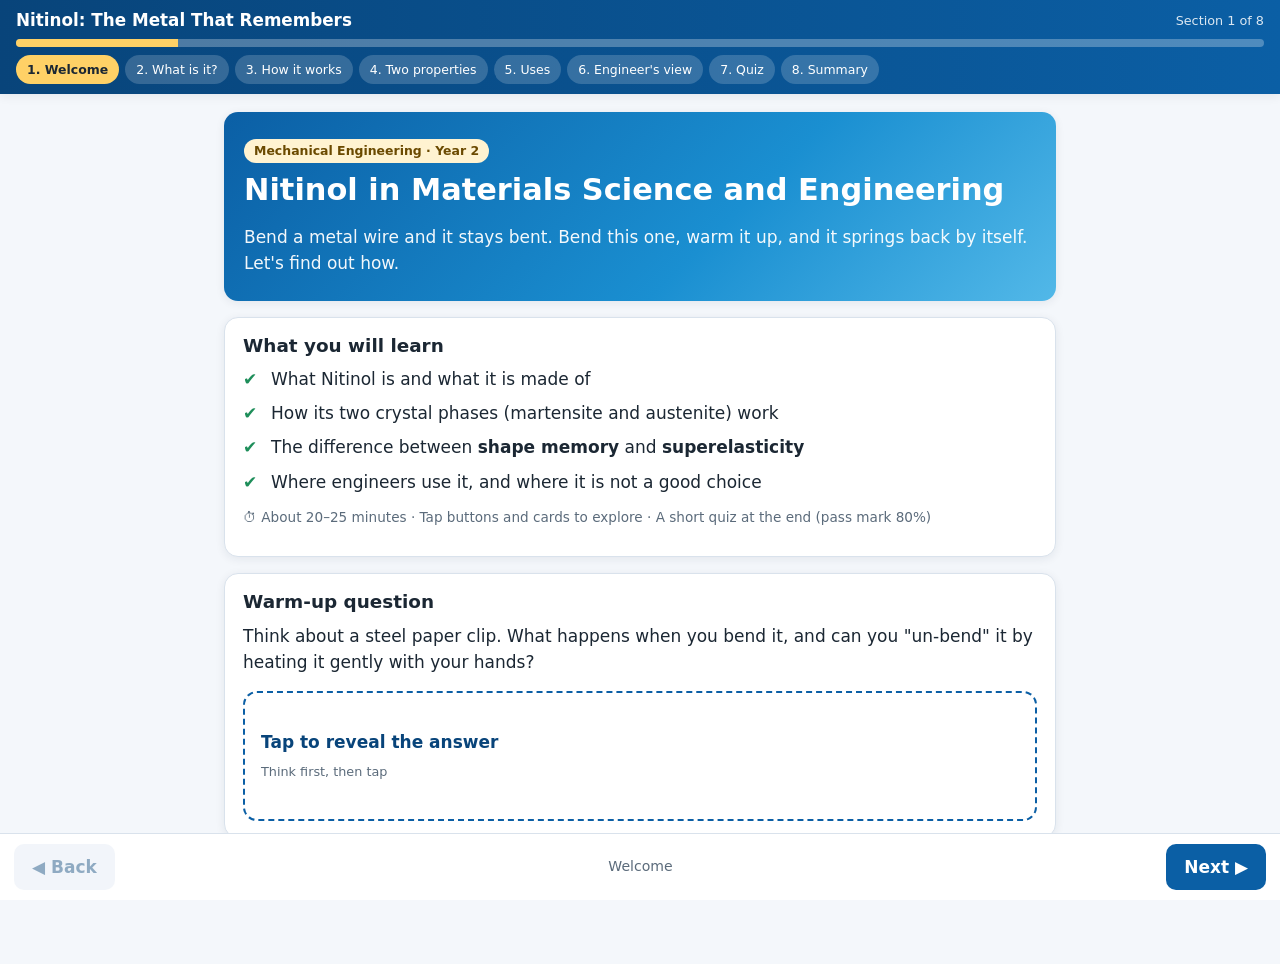
<file: index.html>
<!DOCTYPE html>
<html lang="en">
<head>
<meta charset="utf-8">
<meta name="viewport" content="width=device-width, initial-scale=1">
<title>Nitinol in Materials Science and Engineering</title>
<link rel="stylesheet" href="styles.css">
</head>
<body>

<header class="top">
  <div class="top-row">
    <h1>Nitinol: The Metal That Remembers</h1>
    <span class="sub" id="stepLabel">Section 1 of 8</span>
  </div>
  <div class="progress" aria-hidden="true"><div id="bar"></div></div>
  <nav class="dots" id="dots" aria-label="Sections"></nav>
</header>

<main>

<!-- 0 WELCOME -->
<section class="panel" id="s0" aria-label="Welcome">
  <div class="hero">
    <span class="badge">Mechanical Engineering · Year 2</span>
    <h2>Nitinol in Materials Science and Engineering</h2>
    <p>Bend a metal wire and it stays bent. Bend this one, warm it up, and it springs back by itself. Let's find out how.</p>
  </div>
  <div class="card">
    <h3>What you will learn</h3>
    <ul class="tick">
      <li>What Nitinol is and what it is made of</li>
      <li>How its two crystal phases (martensite and austenite) work</li>
      <li>The difference between <b>shape memory</b> and <b>superelasticity</b></li>
      <li>Where engineers use it, and where it is not a good choice</li>
    </ul>
    <p class="small" style="margin-top:12px">⏱ About 20–25 minutes · Tap buttons and cards to explore · A short quiz at the end (pass mark 80%)</p>
  </div>
  <div class="card">
    <h3>Warm-up question</h3>
    <p>Think about a steel paper clip. What happens when you bend it, and can you "un-bend" it by heating it gently with your hands?</p>
    <button class="flip" data-flip style="width:100%">
      <span class="front">Tap to reveal the answer<span class="hint">Think first, then tap</span></span>
      <span class="back">It stays bent, and warming it does nothing. Ordinary metals deform <b>permanently</b> (plastic deformation). Nitinol can be bent and then <b>recover its shape</b> when heated. That is what makes it special.</span>
    </button>
  </div>
</section>

<!-- 1 WHAT IS NITINOL -->
<section class="panel" id="s1" aria-label="What is Nitinol">
  <h2>1. What is Nitinol?</h2>
  <div class="card">
    <p>Nitinol is a metal alloy made of <b>roughly equal parts nickel (Ni) and titanium (Ti)</b>. It is famous for two properties: <b>shape memory</b> and <b>superelasticity</b>.</p>
    <div class="note">Normal wire: bend it and it stays bent. Nitinol wire: bend it while cool, heat it up, and it forcefully snaps back to its original, manufactured shape.</div>
  </div>
  <p class="small">Tap each card to reveal more.</p>
  <div class="grid3">
    <button class="flip" data-flip><span class="front">🧪 Composition<span class="hint">Tap to open</span></span><span class="back">About half nickel, half titanium (an "equiatomic" alloy). Even a tiny change in the ratio shifts the temperature at which it changes shape.</span></button>
    <button class="flip" data-flip><span class="front">🏷 The name<span class="hint">Tap to open</span></span><span class="back"><b>Ni</b> (nickel) + <b>Ti</b> (titanium) + <b>NOL</b> (Naval Ordnance Laboratory, USA, where it was found in the early 1960s). So: <b>NiTiNOL</b>.</span></button>
    <button class="flip" data-flip><span class="front">🤔 Why is it unusual?<span class="hint">Tap to open</span></span><span class="back">Most alloys only change shape permanently. Nitinol's atoms can shift between two arrangements and back again, so the metal "remembers" a shape.</span></button>
  </div>
  <div class="card">
    <h3>Quick check</h3>
    <p>Which two elements make up Nitinol?</p>
    <div class="btn-row" id="mini1"></div>
    <p id="mini1fb" class="small" aria-live="polite"></p>
  </div>
</section>

<!-- 2 HOW IT WORKS -->
<section class="panel" id="s2" aria-label="How it works">
  <h2>2. How Nitinol works</h2>
  <div class="card">
    <p>The magic comes from its <b>crystal structure</b>, which can switch between two phases depending on temperature and stress.</p>
    <div class="two">
      <div class="card" style="border-top:5px solid var(--cold);margin:0"><h3>❄ Martensite (cold)</h3><p style="margin:0">Flexible and easy to deform. You can bend, twist or crush it, and it keeps the new shape.</p></div>
      <div class="card" style="border-top:5px solid var(--hot);margin:0"><h3>🔥 Austenite (hot)</h3><p style="margin:0">Above the transition temperature, the structure snaps back to its rigid, "remembered" arrangement.</p></div>
    </div>
  </div>
  <div class="card">
    <h3>Interactive: drag the temperature</h3>
    <p class="small">Left: the crystal lattice (blue = Ni, orange = Ti). Right: a wire that was bent while cold. The simulation is simplified and the temperatures are illustrative.</p>
    <div class="sim-wrap">
      <div class="svgbox"><svg id="latSvg" viewBox="0 0 300 230" role="img" aria-label="Crystal lattice changing with temperature"></svg></div>
      <div class="svgbox"><svg id="wireSvg" viewBox="0 0 300 230" role="img" aria-label="Wire straightening with temperature"></svg></div>
    </div>
    <div class="slider-row">
      <span aria-hidden="true">❄ 0°C</span>
      <input type="range" id="temp" min="0" max="70" value="10" step="1" aria-label="Temperature in degrees Celsius">
      <span aria-hidden="true">70°C 🔥</span>
    </div>
    <div class="readout">
      <span class="pill" id="rdT">10 °C</span>
      <span class="pill cold" id="rdPhase">Martensite</span>
      <span class="pill" id="rdPct">0% austenite</span>
    </div>
    <div class="legend"><span><i style="background:var(--ni)"></i>Ni</span><span><i style="background:var(--ti)"></i>Ti</span><span>Transition starts ≈ 25 °C, completes ≈ 33 °C (illustrative)</span></div>
    <div class="btn-row" style="margin-top:10px">
      <button class="btn secondary" id="btnBody">Jump to body temperature (37 °C)</button>
      <button class="btn secondary" id="btnCold">Reset to cold</button>
    </div>
    <p id="simMsg" class="note" style="margin-top:12px" aria-live="polite">Try it: slide the temperature up slowly and watch the lattice rows line up while the wire straightens.</p>
  </div>
  <div class="card">
    <h3>The folding-chair idea</h3>
    <p style="margin:0">The phase change happens on an atomic level <b>without atoms breaking their bonds</b>. They only shift their geometric arrangement, like a folding chair opening and closing. That is why the change can repeat many times.</p>
  </div>
</section>

<!-- 3 TWO SUPERPOWERS -->
<section class="panel" id="s3" aria-label="Two properties">
  <h2>3. Two superpowers</h2>
  <div class="tabs" role="tablist">
    <button class="tab active" role="tab" data-tab="t-sm">Shape memory</button>
    <button class="tab" role="tab" data-tab="t-se">Superelasticity</button>
  </div>
  <div class="tabpane active card" id="t-sm">
    <h3>🔥 Shape memory effect</h3>
    <ul class="tick">
      <li><b>Step 1.</b> Make the part in its desired shape (hot, austenite).</li>
      <li><b>Step 2.</b> Cool it to martensite and deform it. It stays deformed.</li>
      <li><b>Step 3.</b> Heat it above the transition temperature. It returns to the original shape, with real force.</li>
    </ul>
    <p class="small" style="margin-top:10px">The trigger is <b>temperature</b>.</p>
  </div>
  <div class="tabpane card" id="t-se">
    <h3>🌀 Superelasticity</h3>
    <p>Above the transition temperature, Nitinol can be stretched far more than normal metals, and it springs back <b>as soon as the load is removed</b>, with no heating needed. Sit on Nitinol glasses and they pop back.</p>
    <p class="small">The trigger is <b>stress</b> (load). Drag the strain slider below.</p>
    <div class="svgbox"><svg id="ssSvg" viewBox="0 0 320 210" role="img" aria-label="Stress strain curve of superelastic Nitinol"></svg></div>
    <div class="tabs" style="margin-top:10px">
      <button class="tab active" data-dir="load">Loading ⬆</button>
      <button class="tab" data-dir="unload">Unloading ⬇</button>
    </div>
    <div class="slider-row">
      <span aria-hidden="true">0%</span>
      <input type="range" id="strain" min="0" max="65" value="0" step="1" aria-label="Strain percent">
      <span aria-hidden="true">6.5%</span>
    </div>
    <div class="readout"><span class="pill" id="rdStrain">Strain 0.0%</span><span class="pill" id="rdStress">Stress 0 MPa</span></div>
    <p class="note" style="margin-top:12px">Notice the flat "plateau": strain grows a lot while stress barely changes, because the crystal is converting phase. On unloading it follows a lower path and returns to <b>zero</b> strain. Ordinary steel yields at roughly 0.2% strain and stays permanently deformed. <span class="small">(Values are typical and illustrative.)</span></p>
  </div>
  <div class="card">
    <h3>Compare in one line</h3>
    <p style="margin:0"><span class="tag sm">Shape memory</span> needs <b>heat</b> to recover. <span class="tag se">Superelasticity</span> recovers when the <b>load is removed</b>.</p>
  </div>
</section>

<!-- 4 APPLICATIONS -->
<section class="panel" id="s4" aria-label="Applications">
  <h2>4. Where is it used?</h2>
  <p class="small">Tap a card to expand it. Because its transition temperature can be tuned to about 37 °C (body temperature), Nitinol is popular in medicine.</p>
  <div class="acc" data-acc>
    <button aria-expanded="false"><span class="ico">🫀</span>Medical stents<span class="chev">▼</span></button>
    <div class="body"><p>A collapsed stent is pushed through a narrow blood vessel. In the warmth of the bloodstream it expands to a tube and props the artery open.</p><p class="small" style="margin:0">Engineering note: many real stents rely mainly on superelasticity, springing open when released from the delivery catheter.</p></div>
  </div>
  <div class="acc" data-acc>
    <button aria-expanded="false"><span class="ico">😁</span>Orthodontics (braces)<span class="chev">▼</span></button>
    <div class="body"><p>Nitinol archwires give a <b>constant, gentle pressure</b> as the warmth of the mouth tries to pull the wire back to its straight shape.</p></div>
  </div>
  <div class="acc" data-acc>
    <button aria-expanded="false"><span class="ico">🤖</span>Actuators and robotics<span class="chev">▼</span></button>
    <div class="body"><p>Nitinol wire acts like <b>artificial muscle</b>. It contracts when heated by an electrical current and relaxes when it cools.</p><p class="small" style="margin:0">Design thought: cooling time limits how fast it can cycle.</p></div>
  </div>
  <div class="acc" data-acc>
    <button aria-expanded="false"><span class="ico">👓</span>Eyeglass frames<span class="chev">▼</span></button>
    <div class="body"><p>Using superelasticity, frames can be severely bent or sat on and then <b>spring back</b> to their original shape without breaking.</p></div>
  </div>

  <div class="card" style="margin-top:18px">
    <h3>Activity: which property is it?</h3>
    <p class="small">Choose the property that best explains each use.</p>
    <div id="classify"></div>
    <p id="clsScore" class="small" aria-live="polite"></p>
  </div>
</section>

<!-- 5 ENGINEERING VIEW -->
<section class="panel" id="s5" aria-label="Engineering view">
  <h2>5. The engineer's view</h2>
  <p>Nitinol is impressive, but it is not a "drop-in" replacement for steel. Tap to switch between strengths and limits.</p>
  <div class="tabs">
    <button class="tab active" data-pc="pro">✅ Strengths</button>
    <button class="tab" data-pc="con">⚠ Limits to watch</button>
  </div>
  <div class="card pro" id="pc-pro">
    <ul class="tick">
      <li>Recovers large strains (far beyond normal metals)</li>
      <li>Produces force on heating (useful for actuators)</li>
      <li>Transition temperature can be tuned in manufacturing</li>
      <li>Works in the body when properly processed and surface treated</li>
      <li>Lets one part replace several (springs, hinges, latches)</li>
    </ul>
  </div>
  <div class="card con" id="pc-con" style="display:none">
    <ul class="tick" style="--x:1">
      <li>More expensive than common alloys</li>
      <li>Harder to machine, weld and heat treat</li>
      <li>Transition temperature is very sensitive to composition</li>
      <li>Heating and cooling limit actuator speed</li>
      <li>Fatigue life must be checked in cyclic designs</li>
    </ul>
  </div>
  <div class="card">
    <h3>Design checklist</h3>
    <div class="acc" data-acc><button aria-expanded="false"><span class="ico">🌡</span>1. What temperature will it work at?<span class="chev">▼</span></button><div class="body">Compare the service temperature with the transition temperatures. Below them you get shape memory behaviour; above them you get superelasticity.</div></div>
    <div class="acc" data-acc><button aria-expanded="false"><span class="ico">🔁</span>2. How many cycles?<span class="chev">▼</span></button><div class="body">Repeated loading causes fatigue. Keep strains moderate for long-life parts.</div></div>
    <div class="acc" data-acc><button aria-expanded="false"><span class="ico">💰</span>3. Is the benefit worth the cost?<span class="chev">▼</span></button><div class="body">Use Nitinol where its special behaviour removes parts or enables a function nothing else can.</div></div>
  </div>
</section>

<!-- 6 QUIZ -->
<section class="panel" id="s6" aria-label="Quiz">
  <h2>6. Check your understanding</h2>
  <div id="quizBox" class="card"></div>
</section>

<!-- 7 SUMMARY -->
<section class="panel" id="s7" aria-label="Summary">
  <h2>7. Summary</h2>
  <div class="card" id="resultCard"></div>
  <div class="card">
    <h3>Key takeaways</h3>
    <ul class="tick">
      <li>Nitinol ≈ 50% Ni + 50% Ti.</li>
      <li>Cold = <b>martensite</b> (soft, easy to deform). Hot = <b>austenite</b> (rigid, remembered shape).</li>
      <li><b>Shape memory</b> is triggered by heat; <b>superelasticity</b> by removing load.</li>
      <li>The change is a shift of atomic arrangement, not bond breaking.</li>
      <li>Great for stents, braces, actuators and frames, but costly and harder to process.</li>
    </ul>
  </div>
  <div class="card">
    <h3>Think further (homework idea)</h3>
    <p style="margin:0">Choose one product you use daily. Could Nitinol make it better? Which property would you use, and what would be the cost trade-off?</p>
  </div>
</section>

</main>

<footer class="foot">
  <button class="btn secondary" id="prev">◀ Back</button>
  <span class="mid" id="midLabel"></span>
  <button class="btn" id="next">Next ▶</button>
</footer>

<script src="scorm.js"></script>
<script src="app.js"></script>
</body>
</html>
</file>
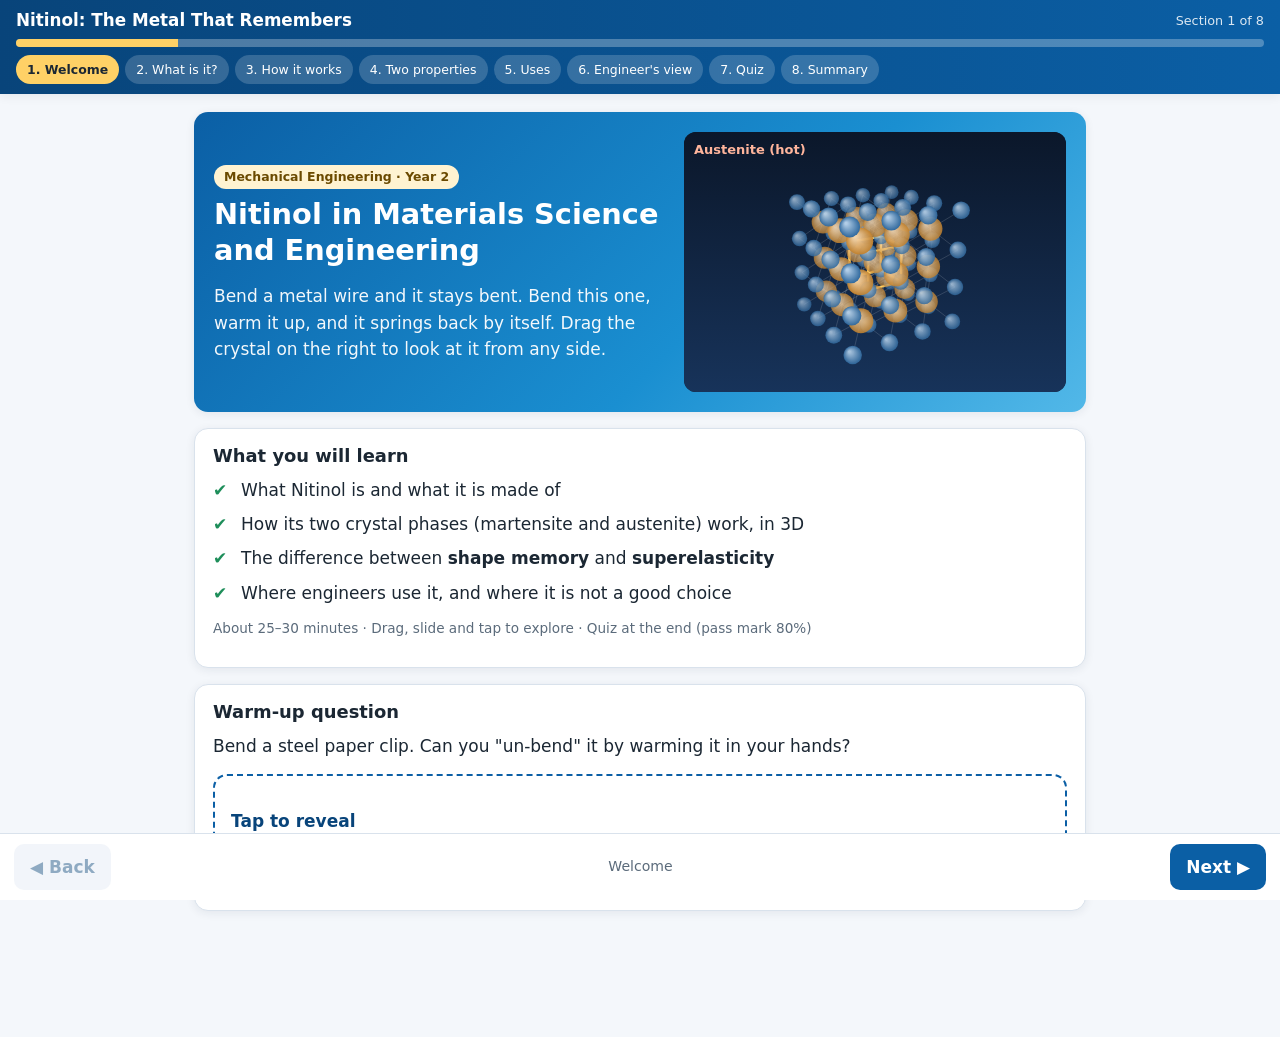
<file: nitinol_interactive_1.html>
<!DOCTYPE html>
<html lang="en">
<head>
<meta charset="utf-8">
<meta name="viewport" content="width=device-width, initial-scale=1">
<title>Nitinol in Materials Science and Engineering</title>
<style>
:root{--bg:#f4f7fb;--card:#fff;--ink:#1b2733;--muted:#5b6b7b;--brand:#0b5fa5;--brand-dark:#08447a;--cold:#2a7de1;--hot:#e4572e;--good:#1e8e5a;--bad:#c0392b;--line:#d9e2ec;--radius:14px;--shadow:0 2px 10px rgba(20,40,70,.08)}
*{box-sizing:border-box}
body{margin:0;background:var(--bg);color:var(--ink);font-family:"Segoe UI",system-ui,-apple-system,Roboto,Arial,sans-serif;line-height:1.55;font-size:17px}
h1,h2,h3{line-height:1.25;margin:0 0 .5em}h2{font-size:1.55rem;color:var(--brand-dark)}h3{font-size:1.12rem}
p{margin:0 0 .9em}button{font:inherit;cursor:pointer}
:focus-visible{outline:3px solid #ffb703;outline-offset:2px}
.top{position:sticky;top:0;z-index:10;background:linear-gradient(90deg,var(--brand-dark),var(--brand));color:#fff;padding:10px 16px 8px;box-shadow:var(--shadow)}
.top-row{display:flex;justify-content:space-between;align-items:center;gap:10px;flex-wrap:wrap}
.top h1{font-size:1.05rem;margin:0}.top .sub{font-size:.8rem;opacity:.85}
.progress{height:8px;background:rgba(255,255,255,.28);border-radius:99px;margin-top:8px;overflow:hidden}
.progress>div{height:100%;width:0;background:#ffd166;transition:width .4s}
.dots{display:flex;gap:6px;margin-top:8px;overflow-x:auto;padding-bottom:2px}
.dot{flex:0 0 auto;border:0;background:rgba(255,255,255,.18);color:#fff;border-radius:99px;padding:5px 11px;font-size:.78rem;white-space:nowrap}
.dot.visited{background:rgba(255,255,255,.4)}.dot.active{background:#ffd166;color:#1b2733;font-weight:700}
main{max-width:920px;margin:0 auto;padding:18px 14px 110px}
.panel{display:none}.panel.active{display:block;animation:fade .3s ease}
@keyframes fade{from{opacity:0;transform:translateY(6px)}to{opacity:1;transform:none}}
.card{background:var(--card);border:1px solid var(--line);border-radius:var(--radius);padding:16px 18px;box-shadow:var(--shadow);margin-bottom:16px}
.hero{display:grid;grid-template-columns:1.2fr 1fr;gap:12px;align-items:center;background:linear-gradient(135deg,#0b5fa5,#1a8fd1 60%,#52b8e8);color:#fff;border-radius:var(--radius);padding:20px;margin-bottom:16px;box-shadow:var(--shadow)}
.hero h2{color:#fff;font-size:1.8rem}.hero p{margin:0;opacity:.95}
.badge{display:inline-block;background:#fff3d1;color:#6b4a00;border-radius:99px;padding:2px 10px;font-size:.78rem;font-weight:700;margin-bottom:8px}
ul.tick{list-style:none;padding:0;margin:0}ul.tick li{padding-left:28px;position:relative;margin-bottom:8px}
ul.tick li::before{content:"✔";position:absolute;left:0;color:var(--good);font-weight:700}
.note{background:#eef6ff;border-left:5px solid var(--brand);padding:10px 14px;border-radius:8px;font-size:.95rem;margin-bottom:14px}
.small{font-size:.85rem;color:var(--muted)}
.btn{background:var(--brand);color:#fff;border:0;border-radius:10px;padding:10px 16px;font-weight:600;min-height:44px}
.btn:hover{background:var(--brand-dark)}.btn.secondary{background:#e3ebf4;color:var(--brand-dark)}.btn.secondary:hover{background:#d3dfec}
.btn.on{background:var(--hot);color:#fff}.btn:disabled{opacity:.45;cursor:not-allowed}
.btn-row{display:flex;gap:8px;flex-wrap:wrap;margin:8px 0}
.grid3{display:grid;grid-template-columns:repeat(auto-fit,minmax(210px,1fr));gap:12px;margin-bottom:16px}
.flip{background:#fff;border:2px dashed var(--brand);border-radius:var(--radius);padding:16px;text-align:left;min-height:120px;color:var(--ink)}
.flip .front{font-weight:700;color:var(--brand-dark)}.flip .back{display:none;font-size:.95rem}
.flip.open{border-style:solid;background:#f1f8ff}.flip.open .front{display:none}.flip.open .back{display:block}
.flip .hint{display:block;margin-top:6px;font-size:.8rem;color:var(--muted);font-weight:400}
.acc{border:1px solid var(--line);border-radius:var(--radius);background:#fff;margin-bottom:10px;overflow:hidden;box-shadow:var(--shadow)}
.acc>button{width:100%;text-align:left;background:#fff;border:0;padding:14px 16px;font-weight:700;display:flex;align-items:center;gap:10px;min-height:52px}
.acc>button .chev{margin-left:auto;transition:transform .25s;color:var(--brand)}.acc.open>button .chev{transform:rotate(180deg)}
.acc .body{display:none;padding:0 16px 14px}.acc.open .body{display:block}.acc.open>button{background:#f1f8ff}
.tabs{display:flex;gap:6px;margin-bottom:12px;flex-wrap:wrap}
.tab{border:2px solid var(--brand);background:#fff;color:var(--brand-dark);border-radius:10px;padding:8px 14px;font-weight:700;min-height:44px}
.tab.active{background:var(--brand);color:#fff}
.tabpane{display:none}.tabpane.active{display:block}
.chips{display:flex;gap:6px;flex-wrap:wrap;margin-bottom:12px}
.chip{border:2px solid var(--line);background:#fff;border-radius:99px;padding:7px 14px;font-weight:700;font-size:.9rem;color:var(--muted)}
.chip.visited{border-color:#9ac4e8;color:var(--brand-dark)}.chip.active{background:var(--brand);border-color:var(--brand);color:#fff}
.step{display:none}.step.active{display:block;animation:fade .3s ease}
.detail{display:none;background:#fff8e6;border-left:5px solid #f2a33a;padding:10px 14px;border-radius:8px;font-size:.93rem;margin:10px 0}
body.detail-on .detail{display:block}
.cv{width:100%;display:block;border-radius:12px;background:#0f1d33;touch-action:pan-y;cursor:grab}
.cv.flat{cursor:default}
.two{display:grid;grid-template-columns:repeat(auto-fit,minmax(260px,1fr));gap:12px}
.slider-row{display:flex;align-items:center;gap:12px;margin:8px 0}
input[type=range]{flex:1;height:34px;accent-color:var(--brand)}
.readout{display:flex;gap:8px;flex-wrap:wrap;margin:6px 0}
.pill{background:#eef3f9;border-radius:99px;padding:5px 14px;font-weight:700;font-size:.9rem}
.pill.cold{background:#dbe9fb;color:#124a94}.pill.hot{background:#ffe0d5;color:#a1320f}.pill.mix{background:#f3e6ff;color:#5b2d91}
.chk{display:inline-flex;align-items:center;gap:6px;font-size:.92rem;margin-right:12px}
.tag{display:inline-block;border-radius:6px;padding:1px 8px;font-size:.78rem;font-weight:700;margin-right:6px}
.tag.sm{background:#ffe6dd;color:#8a2e10}.tag.se{background:#dff3e8;color:#14633f}
table.cmp{width:100%;border-collapse:collapse;font-size:.92rem}
table.cmp th,table.cmp td{border:1px solid var(--line);padding:8px;text-align:left;vertical-align:top}
table.cmp th{background:#eef3f9}
.cls{display:flex;align-items:center;gap:10px;flex-wrap:wrap;padding:10px 0;border-bottom:1px solid var(--line)}
.cls:last-child{border-bottom:0}.cls .q{flex:1 1 240px}.cls .opts{display:flex;gap:6px}
.cls .opts button{border:2px solid var(--line);background:#fff;border-radius:8px;padding:6px 10px;font-size:.85rem;font-weight:600;min-height:40px}
.cls .fb{flex-basis:100%;font-size:.9rem;display:none}.cls.done .fb{display:block}
.cls .opts button.right{background:#dff3e8;border-color:var(--good)}.cls .opts button.wrong{background:#fde3df;border-color:var(--bad)}
.good{color:var(--good);font-weight:700}.bad{color:var(--bad);font-weight:700}
.pro{border-top:5px solid var(--good)}.con{border-top:5px solid var(--bad)}
.scale{position:relative;height:46px;background:linear-gradient(90deg,#2a7de1,#9a8ae0 50%,#e4572e);border-radius:10px;margin:22px 0 6px}
.mk{position:absolute;top:-18px;transform:translateX(-50%);font-size:.75rem;font-weight:700;white-space:nowrap}
.mk::after{content:"";position:absolute;left:50%;top:16px;height:60px;width:2px;background:#1b2733}
.opt{display:block;width:100%;text-align:left;background:#fff;border:2px solid var(--line);border-radius:10px;padding:12px 14px;margin-bottom:8px;min-height:48px}
.opt:hover:not(:disabled){border-color:var(--brand);background:#f1f8ff}
.opt.right{background:#dff3e8;border-color:var(--good)}.opt.wrong{background:#fde3df;border-color:var(--bad)}
.qfb{margin:10px 0;padding:10px 14px;border-radius:8px;background:#f4f7fb;display:none}
.qmeta{display:flex;justify-content:space-between;color:var(--muted);font-size:.9rem;margin-bottom:6px}
.score-big{font-size:3rem;font-weight:800;color:var(--brand-dark);line-height:1}
.result-pass{color:var(--good)}.result-fail{color:var(--bad)}
.foot{position:fixed;left:0;right:0;bottom:0;background:#fff;border-top:1px solid var(--line);padding:10px 14px;display:flex;justify-content:space-between;gap:10px;z-index:10}
.foot .mid{align-self:center;color:var(--muted);font-size:.88rem;text-align:center}
@media (max-width:680px){.hero{grid-template-columns:1fr}}
@media (prefers-reduced-motion:reduce){*{animation:none!important;transition:none!important}}
</style>
</head>
<body>
<header class="top">
  <div class="top-row"><h1>Nitinol: The Metal That Remembers</h1><span class="sub" id="stepLabel">Section 1 of 8</span></div>
  <div class="progress" aria-hidden="true"><div id="bar"></div></div>
  <nav class="dots" id="dots" aria-label="Sections"></nav>
</header>
<main>

<!-- 0 WELCOME -->
<section class="panel" id="s0" aria-label="Welcome">
  <div class="hero">
    <div>
      <span class="badge">Mechanical Engineering · Year 2</span>
      <h2>Nitinol in Materials Science and Engineering</h2>
      <p>Bend a metal wire and it stays bent. Bend this one, warm it up, and it springs back by itself. Drag the crystal on the right to look at it from any side.</p>
    </div>
    <canvas class="cv" id="heroCv" style="aspect-ratio:1/1;max-height:260px" aria-label="Rotating 3D Nitinol crystal switching between phases"></canvas>
  </div>
  <div class="card">
    <h3>What you will learn</h3>
    <ul class="tick">
      <li>What Nitinol is and what it is made of</li>
      <li>How its two crystal phases (martensite and austenite) work, in 3D</li>
      <li>The difference between <b>shape memory</b> and <b>superelasticity</b></li>
      <li>Where engineers use it, and where it is not a good choice</li>
    </ul>
    <p class="small" style="margin-top:12px">About 25–30 minutes · Drag, slide and tap to explore · Quiz at the end (pass mark 80%)</p>
  </div>
  <div class="card">
    <h3>Warm-up question</h3>
    <p>Bend a steel paper clip. Can you "un-bend" it by warming it in your hands?</p>
    <button class="flip" data-flip style="width:100%"><span class="front">Tap to reveal<span class="hint">Think first, then tap</span></span>
    <span class="back">No. Ordinary metals deform <b>permanently</b>. Nitinol can be bent and then <b>recover its shape</b> when heated. That is what makes it special.</span></button>
  </div>
</section>

<!-- 1 WHAT IS IT -->
<section class="panel" id="s1" aria-label="What is Nitinol">
  <h2>1. What is Nitinol?</h2>
  <div class="card">
    <p>Nitinol is a metal alloy of <b>roughly equal parts nickel (Ni) and titanium (Ti)</b>. It is famous for <b>shape memory</b> and <b>superelasticity</b>.</p>
    <div class="note">Normal wire: bend it and it stays bent. Nitinol wire: bend it while cool, heat it up, and it forcefully snaps back to its original, manufactured shape.</div>
  </div>
  <p class="small">Tap each card.</p>
  <div class="grid3">
    <button class="flip" data-flip><span class="front">🧪 Composition<span class="hint">Tap to open</span></span><span class="back">About half nickel, half titanium. Even a tiny change in the ratio shifts the temperature at which it changes shape (you will tune this in section 5).</span></button>
    <button class="flip" data-flip><span class="front">🏷 The name<span class="hint">Tap to open</span></span><span class="back"><b>Ni</b> + <b>Ti</b> + <b>NOL</b> (Naval Ordnance Laboratory, USA, where it was found in the early 1960s) = <b>NiTiNOL</b>.</span></button>
    <button class="flip" data-flip><span class="front">🤔 Why unusual?<span class="hint">Tap to open</span></span><span class="back">Most alloys only deform permanently. Nitinol's atoms can shift between two arrangements and back again, so it "remembers" a shape.</span></button>
  </div>
  <div class="card">
    <h3>Quick check</h3><p>Which two elements make up Nitinol?</p>
    <div class="btn-row" id="mini1"></div><p id="mini1fb" class="small" aria-live="polite"></p>
  </div>
</section>

<!-- 2 HOW IT WORKS 3.0 -->
<section class="panel" id="s2" aria-label="How it works">
  <h2>2. How Nitinol works</h2>
  <div class="btn-row" style="align-items:center"><span class="small">Explanation level:</span>
    <button class="tab active" id="lvSimple">Simple</button><button class="tab" id="lvDetail">+ Engineering detail</button></div>
  <div class="chips" id="stepChips">
    <button class="chip active" data-step="0">1 Two structures</button>
    <button class="chip" data-step="1">2 Temperature lab</button>
    <button class="chip" data-step="2">3 Shape-memory cycle</button>
    <button class="chip" data-step="3">4 Why it repeats</button>
  </div>

  <!-- step 1 -->
  <div class="step active card" id="st0">
    <h3>Step 1: the same atoms, two patterns</h3>
    <p><b>Hot</b>: atoms sit in a neat, cube-like pattern called <b>austenite</b>. <b>Cold</b>: the pattern is tilted and squashed, called <b>martensite</b>. Drag the crystal to rotate it, then slide between hot and cold.</p>
    <canvas class="cv" id="strCv" style="aspect-ratio:4/3" aria-label="3D lattice morphing between austenite and martensite"></canvas>
    <div class="slider-row"><span>❄ Cold</span><input type="range" id="strF" min="0" max="100" value="100" aria-label="Cold to hot"><span>Hot 🔥</span></div>
    <div class="readout"><span class="pill hot" id="strPh">Austenite</span><span class="pill" id="strSt">Cubic (B2)</span></div>
    <div class="btn-row">
      <button class="btn secondary" id="strDet">Bend it: detwin the martensite</button>
      <label class="chk"><input type="checkbox" id="strBonds" checked> Bonds</label>
      <label class="chk"><input type="checkbox" id="strCell" checked> Unit cell</label>
      <label class="chk"><input type="checkbox" id="strSpin" checked> Auto-rotate</label>
    </div>
    <p class="small">Blue = Ni, orange = Ti. Distortion is exaggerated to be visible.</p>
    <div class="detail"><b>Engineering detail:</b> austenite is B2 (CsCl-type) cubic, Ni at the corners and Ti at the body centre. Martensite is B19′, a monoclinic distortion. Lower symmetry means several equivalent orientations ("variants", up to 12 lattice-correspondence variants) that can stack as <b>twins</b>. Try "Bend it": the variants line up in one direction.</div>
  </div>

  <!-- step 2 -->
  <div class="step card" id="st1">
    <h3>Step 2: temperature decides the phase</h3>
    <p>Heat favours austenite, cold favours martensite. Slide the temperature, or switch on an electric current to heat the wire. Watch the chart: <b>the way up is not the same as the way down</b>. That gap is called <b>hysteresis</b>.</p>
    <div class="btn-row">
      <button class="tab active" data-alloy="med">Medical-type alloy</button><button class="tab" data-alloy="act">Actuator wire</button>
      <span style="flex:1"></span>
      <button class="tab active" data-shape="bend">Bent wire</button><button class="tab" data-shape="spring">Spring + weight</button>
    </div>
    <div class="two">
      <canvas class="cv" id="wireCv" style="aspect-ratio:4/3" aria-label="3D Nitinol wire or spring responding to temperature"></canvas>
      <canvas class="cv" id="labLatCv" style="aspect-ratio:4/3" aria-label="3D lattice at the current temperature"></canvas>
    </div>
    <div class="slider-row"><span>0°C</span><input type="range" id="labT" min="0" max="110" value="5" aria-label="Temperature in degrees Celsius"><span>110°C</span></div>
    <div class="btn-row">
      <button class="btn secondary" data-preset="0">🧊 Ice water 0°</button><button class="btn secondary" data-preset="22">🏠 Room 22°</button>
      <button class="btn secondary" data-preset="37">🫀 Body 37°</button><button class="btn secondary" data-preset="85">♨ Hot water 85°</button>
      <button class="btn" id="btnHeat">⚡ Heat with current</button>
    </div>
    <div class="readout"><span class="pill" id="labRT">5 °C</span><span class="pill cold" id="labRP">Martensite</span><span class="pill" id="labRF">0% austenite</span><span class="pill" id="labRL">Lift 0%</span></div>
    <canvas class="cv flat" id="hystCv" style="aspect-ratio:2.4/1" aria-label="Austenite fraction versus temperature with hysteresis"></canvas>
    <p id="labMsg" class="note" style="margin-top:12px" aria-live="polite"></p>
    <p class="small">Temperatures are illustrative. The current heats fast and the wire cools slowly (time-lapse ×3). In spring mode the weight stretches the cold, soft spring. Heating makes it contract and lift the weight.</p>
    <div class="detail"><b>Engineering detail:</b> four temperatures describe the loop: <b>Mf &lt; Ms &lt; As &lt; Af</b> (martensite finish/start on cooling, austenite start/finish on heating). Stress shifts them upward by roughly 6–8 MPa per °C, which is why a loaded wire above Af can still transform (superelasticity, section 3). Actuator wires are tuned with Ms above room temperature so they reset after cooling.</div>
  </div>

  <!-- step 3 -->
  <div class="step card" id="st2">
    <h3>Step 3: the shape-memory cycle</h3>
    <p>Press play. Watch the <b>zig-zag layers</b> in the crystal and the wire at the bottom.</p>
    <canvas class="cv flat" id="cycCv" style="aspect-ratio:5/4" aria-label="Animated twinning and detwinning cycle"></canvas>
    <div class="btn-row">
      <button class="btn" id="cycPlay">▶ Play</button>
      <button class="btn secondary" data-seg="0">① Cool</button><button class="btn secondary" data-seg="1">② Bend</button><button class="btn secondary" data-seg="2">③ Heat</button>
    </div>
    <div class="slider-row"><input type="range" id="cycScrub" min="0" max="300" value="0" aria-label="Cycle progress"></div>
    <p id="cycCap" class="note" aria-live="polite"></p>
    <div class="detail"><b>Engineering detail:</b> cooling forms <i>self-accommodating</i> twinned martensite, so there is no shape change. Bending moves the twin boundaries (<b>detwinning</b>) rather than creating dislocations, and can absorb about 6–8% strain in NiTi. Heating returns every variant to the single parent austenite orientation, so the original shape is recovered. Designers usually keep working strain to about 2–4% for long fatigue life.</div>
  </div>

  <!-- step 4 -->
  <div class="step card" id="st3">
    <h3>Step 4: why can it do this again and again?</h3>
    <p>Think of a <b>folding chair</b>: it opens and closes without anything breaking. Nitinol's atoms shift together by less than one atom spacing, so they keep the same neighbours. Compare it with an ordinary metal, where layers <b>slip</b> past each other.</p>
    <canvas class="cv flat" id="conCv" style="aspect-ratio:2/1" aria-label="Slip in ordinary metal versus phase change in Nitinol"></canvas>
    <div class="btn-row"><button class="btn" id="conPlay">▶ Load and release</button></div>
    <div class="slider-row"><input type="range" id="conScrub" min="0" max="200" value="0" aria-label="Load and release"></div>
    <div class="detail"><b>Engineering detail:</b> the transformation is <i>diffusionless</i> and displacive (cooperative shear). Ordinary metals yield by dislocation slip, which leaves a permanent offset. Because the NiTi transformation is crystallographically reversible, damage does not accumulate in the same way, though cyclic fatigue still limits life.</div>
  </div>
  <div class="btn-row"><button class="btn secondary" id="stPrev">◀ Previous step</button><button class="btn" id="stNext">Next step ▶</button></div>
</section>

<!-- 3 TWO SUPERPOWERS -->
<section class="panel" id="s3" aria-label="Two properties">
  <h2>3. Two superpowers</h2>
  <div class="tabs"><button class="tab active" data-tab="t-sm">Shape memory</button><button class="tab" data-tab="t-se">Superelasticity</button></div>
  <div class="tabpane active card" id="t-sm">
    <h3>🔥 Shape memory effect</h3>
    <ul class="tick">
      <li><b>1.</b> Make the part in its desired shape (hot, austenite).</li>
      <li><b>2.</b> Cool it to martensite and deform it. It stays deformed.</li>
      <li><b>3.</b> Heat above the transition. It returns to the original shape, with real force.</li>
    </ul>
    <p class="small">The trigger is <b>temperature</b>.</p>
    <button class="btn" data-goto-step="2">▶ Replay the animated cycle</button>
  </div>
  <div class="tabpane card" id="t-se">
    <h3>🌀 Superelasticity</h3>
    <p>Above Af, the load itself turns austenite into martensite, giving huge recoverable strain. Remove the load and it springs back, <b>no heating needed</b>. Press play and compare with steel.</p>
    <canvas class="cv flat" id="seCv" style="aspect-ratio:16/10" aria-label="Stress strain curve and specimen animation"></canvas>
    <div class="btn-row"><button class="btn" id="sePlay">▶ Play load cycle</button>
      <label class="chk"><input type="checkbox" id="seSteel"> Compare with steel</label></div>
    <div class="slider-row"><span>Loading</span><input type="range" id="seScrub" min="0" max="200" value="0" aria-label="Load cycle"><span>Unloading</span></div>
    <div class="readout"><span class="pill" id="seRS">Strain 0.0%</span><span class="pill" id="seRT">Stress 0 MPa</span><span class="pill cold" id="seRM">0% martensite</span></div>
    <p class="note">The flat <b>plateau</b>: strain grows a lot at nearly constant stress while austenite converts to martensite. On unloading it follows a lower path back to zero. Steel yields at about 0.2% strain and stays stretched. <span class="small">(Typical, illustrative values; stretch exaggerated ×5.)</span></p>
  </div>
  <div class="card">
    <h3>Compare</h3>
    <table class="cmp"><tr><th></th><th>Shape memory</th><th>Superelasticity</th></tr>
    <tr><td>Trigger</td><td>Heating</td><td>Removing the load</td></tr>
    <tr><td>Working temperature</td><td>Below As (martensite)</td><td>Above Af (austenite)</td></tr>
    <tr><td>Example</td><td>Actuator wire</td><td>Eyeglass frame, guidewire</td></tr></table>
  </div>
</section>

<!-- 4 USES -->
<section class="panel" id="s4" aria-label="Applications">
  <h2>4. Where is it used?</h2>
  <p class="small">Tap a card. Because its transition can be tuned to about 37 °C, Nitinol is popular in medicine.</p>
  <div class="acc" data-acc><button aria-expanded="false">🫀 Medical stents<span class="chev">▼</span></button>
    <div class="body"><p>A collapsed stent is pushed through a narrow vessel. In the warmth of the bloodstream it expands to a tube and props the artery open.</p><p class="small">Engineering note: many real stents rely mainly on superelasticity, springing open when released from the delivery catheter.</p></div></div>
  <div class="acc" data-acc><button aria-expanded="false">😁 Orthodontics (braces)<span class="chev">▼</span></button>
    <div class="body"><p>Archwires give a <b>constant, gentle pressure</b> as the warmth of the mouth tries to pull the wire back to its straight shape.</p></div></div>
  <div class="acc" data-acc><button aria-expanded="false">🤖 Actuators and robotics<span class="chev">▼</span></button>
    <div class="body"><p>Nitinol wire acts like <b>artificial muscle</b>: it contracts when heated by electric current and relaxes when it cools. Cooling time limits cycle speed.</p><button class="btn secondary" data-goto-lab="act">Try the heater in the lab</button></div></div>
  <div class="acc" data-acc><button aria-expanded="false">👓 Eyeglass frames<span class="chev">▼</span></button>
    <div class="body"><p>Using superelasticity, frames can be bent or sat on and then <b>spring back</b> without breaking.</p></div></div>
  <div class="card" style="margin-top:18px">
    <h3>Activity: which property is it?</h3>
    <div id="classify"></div><p id="clsScore" class="small" aria-live="polite"></p>
  </div>
</section>

<!-- 5 ENGINEER -->
<section class="panel" id="s5" aria-label="Engineering view">
  <h2>5. The engineer's view</h2>
  <p>Nitinol is impressive, but it is not a drop-in replacement for steel.</p>
  <div class="tabs"><button class="tab active" data-pc="pro">✅ Strengths</button><button class="tab" data-pc="con">⚠ Limits</button></div>
  <div class="card pro" id="pc-pro"><ul class="tick">
    <li>Recovers large strains (far beyond normal metals)</li><li>Produces force on heating (actuators)</li>
    <li>Transition temperature can be tuned</li><li>Works in the body when processed and surface treated</li><li>One part can replace several (springs, hinges, latches)</li></ul></div>
  <div class="card con" id="pc-con" style="display:none"><ul class="tick">
    <li>More expensive than common alloys</li><li>Harder to machine, weld and heat treat</li>
    <li>Transition temperature is very sensitive to composition</li><li>Cooling limits actuator speed</li><li>Fatigue life must be checked</li></ul></div>
  <div class="card">
    <h3>Tune the alloy</h3>
    <p>A little extra nickel lowers the transition temperature a lot. Pick a service temperature and slide the nickel content.</p>
    <div class="btn-row"><button class="tab active" data-svc="37">Body 37°C</button><button class="tab" data-svc="22">Room 22°C</button><button class="tab" data-svc="60">Hot 60°C</button></div>
    <div class="slider-row"><span>49.8%</span><input type="range" id="niS" min="498" max="510" value="506" aria-label="Nickel atomic percent"><span>51.0%</span></div>
    <div class="readout"><span class="pill" id="niR">Ni 50.6 at%</span><span class="pill" id="afR">Af ≈ 24 °C</span></div>
    <div class="scale" id="scale"><span class="mk" id="mkAf" style="color:#08447a">Af</span><span class="mk" id="mkSv">Service</span></div>
    <p id="niMsg" class="note" aria-live="polite"></p>
    <p class="small">Typical trend, illustrative numbers (scale −30 to 110 °C).</p>
  </div>
  <div class="card"><h3>Design checklist</h3>
    <div class="acc" data-acc><button aria-expanded="false">🌡 1. What temperature will it work at?<span class="chev">▼</span></button><div class="body">Compare service temperature with As and Af. Below As: shape memory. Above Af: superelastic.</div></div>
    <div class="acc" data-acc><button aria-expanded="false">🔁 2. How many cycles?<span class="chev">▼</span></button><div class="body">Repeated loading causes fatigue. Keep strains moderate for long life.</div></div>
    <div class="acc" data-acc><button aria-expanded="false">💰 3. Is it worth the cost?<span class="chev">▼</span></button><div class="body">Use it where its behaviour removes parts or enables a function nothing else can.</div></div>
  </div>
</section>

<!-- 6 QUIZ -->
<section class="panel" id="s6" aria-label="Quiz"><h2>6. Check your understanding</h2><div id="quizBox" class="card"></div></section>

<!-- 7 SUMMARY -->
<section class="panel" id="s7" aria-label="Summary">
  <h2>7. Summary</h2>
  <div class="card" id="resultCard"></div>
  <div class="card"><h3>Key takeaways</h3><ul class="tick">
    <li>Nitinol ≈ 50% Ni + 50% Ti.</li>
    <li>Cold = <b>martensite</b> (soft, twinned). Hot = <b>austenite</b> (cubic, remembered shape).</li>
    <li>Transformation temperatures: Mf &lt; Ms &lt; As &lt; Af, with hysteresis between heating and cooling.</li>
    <li><b>Shape memory</b>: heat triggers recovery. <b>Superelasticity</b>: unloading triggers recovery (above Af).</li>
    <li>Atoms shift cooperatively without breaking bonds, so it repeats.</li>
    <li>Great for stents, braces, actuators, frames; costly and harder to process.</li></ul></div>
  <div class="card"><h3>Think further (homework idea)</h3><p style="margin:0">Pick a product you use daily. Could Nitinol improve it? Which property would you use, what Af would you choose, and what is the cost trade-off?</p></div>
</section>
</main>
<footer class="foot"><button class="btn secondary" id="prev">◀ Back</button><span class="mid" id="midLabel"></span><button class="btn" id="next">Next ▶</button></footer>
<script>
/* ---- SCORM 1.2 wrapper (falls back to localStorage outside an LMS) ---- */
var SCORM=(function(){var api=null,ok=false,t0=new Date(),fin=false,LS="nitinol3_";
function find(w){var n=0;while(w&&!w.API&&w.parent&&w.parent!==w&&n<10){w=w.parent;n++;}return w&&w.API?w.API:null;}
function pad(n,l){n=String(n);while(n.length<l)n="0"+n;return n;}
function st(){var s=Math.floor((new Date()-t0)/1000);return pad(Math.floor(s/3600),4)+":"+pad(Math.floor(s%3600/60),2)+":"+pad(s%60,2);}
return{init:function(){api=find(window);if(!api&&window.opener){try{api=find(window.opener);}catch(e){}}
 if(api){ok=String(api.LMSInitialize(""))==="true";if(ok&&this.get("cmi.core.lesson_status")==="not attempted"){this.set("cmi.core.lesson_status","incomplete");this.commit();}}return ok;},
 get:function(k){if(ok)return String(api.LMSGetValue(k));try{return localStorage.getItem(LS+k)||"";}catch(e){return"";}},
 set:function(k,v){if(ok)return String(api.LMSSetValue(k,String(v)))==="true";try{localStorage.setItem(LS+k,String(v));}catch(e){}return true;},
 commit:function(){if(ok)api.LMSCommit("");},
 saveTime:function(){if(ok)api.LMSSetValue("cmi.core.session_time",st());},
 finish:function(){if(fin)return;fin=true;if(ok){api.LMSSetValue("cmi.core.session_time",st());api.LMSSetValue("cmi.core.exit","suspend");api.LMSCommit("");api.LMSFinish("");ok=false;}}};})();
window.addEventListener("beforeunload",function(){SCORM.finish();});
</script>
<script>
(function(){
"use strict";
var reduce=window.matchMedia&&window.matchMedia("(prefers-reduced-motion: reduce)").matches;
function $(id){return document.getElementById(id);}
function qa(s,r){return Array.prototype.slice.call((r||document).querySelectorAll(s));}
function el(t,a,x){var e=document.createElement(t);if(a)for(var k in a)e.setAttribute(k,a[k]);if(x!==undefined)e.textContent=x;return e;}
function clamp(v,a,b){return Math.max(a,Math.min(b,v));}
function lerp(a,b,t){return a+(b-a)*t;}
function smooth(t){t=clamp(t,0,1);return t*t*(3-2*t);}
function mix(a,b,t){return[Math.round(lerp(a[0],b[0],t)),Math.round(lerp(a[1],b[1],t)),Math.round(lerp(a[2],b[2],t))];}
function rgb(c,a){return a===undefined?"rgb("+c[0]+","+c[1]+","+c[2]+")":"rgba("+c[0]+","+c[1]+","+c[2]+","+a+")";}
var COLD=[42,125,225],HOT=[228,87,46],NI=[59,130,196],TI=[242,163,58],WHITE=[255,255,255],BLACK=[0,0,0];

/* ---- canvas views ---- */
var views=[];
function makeView(id,draw,flat){
  var c=$(id);if(!c)return null;
  var v={c:c,x:c.getContext("2d"),w:1,h:1,draw:draw,ry:0.6,rx:-0.35,drag:false,auto:!reduce&&!flat,stale:true,t:0};
  v.resize=function(){var r=c.getBoundingClientRect(),d=Math.min(window.devicePixelRatio||1,2);v.w=Math.max(1,r.width);v.h=Math.max(1,r.height);c.width=Math.round(v.w*d);c.height=Math.round(v.h*d);v.x.setTransform(d,0,0,d,0,0);v.stale=false;};
  if(!flat){var lx=0,ly=0;
    c.addEventListener("pointerdown",function(e){v.drag=true;lx=e.clientX;ly=e.clientY;try{c.setPointerCapture(e.pointerId);}catch(_){}});
    c.addEventListener("pointermove",function(e){if(!v.drag)return;v.ry+=(e.clientX-lx)*0.01;v.rx=clamp(v.rx+(e.clientY-ly)*0.008,-1.2,1.2);lx=e.clientX;ly=e.clientY;});
    ["pointerup","pointercancel"].forEach(function(n){c.addEventListener(n,function(){v.drag=false;});});}
  views.push(v);return v;
}
window.addEventListener("resize",function(){views.forEach(function(v){v.stale=true;});});
if(window.__NIT_TEST)window.__NIT_TEST.views=views;

/* ---- 3D helpers ---- */
function rot(p,ry,rx){var cy=Math.cos(ry),sy=Math.sin(ry),x=p[0]*cy+p[2]*sy,z=-p[0]*sy+p[2]*cy,y=p[1],cx=Math.cos(rx),sx=Math.sin(rx);return[x,y*cx-z*sx,y*sx+z*cx];}
function P3(v,p,sc){var q=rot(p,v.ry,v.rx),k=10/(10+q[2]);return{x:v.w/2+q[0]*sc*k,y:v.h/2-q[1]*sc*k,k:k,z:q[2]};}
function bg(v){var g=v.x.createLinearGradient(0,0,0,v.h);g.addColorStop(0,"#0b172a");g.addColorStop(1,"#17335a");v.x.fillStyle=g;v.x.fillRect(0,0,v.w,v.h);}
function txt(v,s,x,y,size,col,al){var c=v.x;c.font="600 "+size+"px Segoe UI,system-ui,sans-serif";c.fillStyle=col||"#fff";c.textAlign=al||"left";c.fillText(s,x,y);}
function floor3(v,sc,y){var c=v.x;c.strokeStyle="rgba(255,255,255,.10)";c.lineWidth=1;c.beginPath();
  for(var i=-3;i<=3;i++){var a=P3(v,[i*.7,y,-2.1],sc),b=P3(v,[i*.7,y,2.1],sc);c.moveTo(a.x,a.y);c.lineTo(b.x,b.y);
    a=P3(v,[-2.1,y,i*.7],sc);b=P3(v,[2.1,y,i*.7],sc);c.moveTo(a.x,a.y);c.lineTo(b.x,b.y);}c.stroke();}
function box3(v,ctr,sz,col,sc){
  var vs=[],i;for(i=0;i<8;i++)vs.push(P3(v,[ctr[0]+(i&1?1:-1)*sz[0]/2,ctr[1]+(i&2?1:-1)*sz[1]/2,ctr[2]+(i&4?1:-1)*sz[2]/2],sc));
  var F=[[[0,1,3,2],.8],[[4,5,7,6],.7],[[0,2,6,4],.6],[[1,3,7,5],.9],[[0,1,5,4],.5],[[2,3,7,6],1.15]];
  F.forEach(function(f){f.z=(vs[f[0][0]].z+vs[f[0][1]].z+vs[f[0][2]].z+vs[f[0][3]].z)/4;});
  F.sort(function(a,b){return b.z-a.z;});var c=v.x;
  F.forEach(function(f){c.beginPath();f[0].forEach(function(j,n){n?c.lineTo(vs[j].x,vs[j].y):c.moveTo(vs[j].x,vs[j].y);});c.closePath();
    c.fillStyle=rgb([clamp(col[0]*f[1],0,255)|0,clamp(col[1]*f[1],0,255)|0,clamp(col[2]*f[1],0,255)|0]);c.fill();c.strokeStyle="rgba(0,0,0,.35)";c.stroke();});}
function tube(v,pts,rad,sc,col,heat){
  var c=v.x,pr=pts.map(function(p){return P3(v,p,sc);}),segs=[],i;
  for(i=0;i<pr.length-1;i++)segs.push({a:pr[i],b:pr[i+1],z:(pr[i].z+pr[i+1].z)/2});
  segs.sort(function(s,t){return t.z-s.z;});c.lineCap="round";
  segs.forEach(function(s){var wd=rad*2*sc*(s.a.k+s.b.k)/2;
    c.shadowColor=heat>0.15?rgb(HOT,.9):"transparent";c.shadowBlur=heat*22;c.strokeStyle=rgb(mix(col,BLACK,.25));c.lineWidth=wd;
    c.beginPath();c.moveTo(s.a.x,s.a.y);c.lineTo(s.b.x,s.b.y);c.stroke();c.shadowBlur=0;
    c.strokeStyle=rgb(mix(col,WHITE,.45),.7);c.lineWidth=wd*.38;c.beginPath();c.moveTo(s.a.x-wd*.15,s.a.y-wd*.18);c.lineTo(s.b.x-wd*.15,s.b.y-wd*.18);c.stroke();});}

/* ---- 3D lattice (B2 cube <-> sheared, twinned martensite) ---- */
var LAT=(function(){
  var n=3,atoms=[],bonds=[],i,j,k,base;
  for(i=0;i<=n;i++)for(j=0;j<=n;j++)for(k=0;k<=n;k++)atoms.push({p:[i,j,k],t:0});
  base=atoms.length;
  for(i=0;i<n;i++)for(j=0;j<n;j++)for(k=0;k<n;k++){atoms.push({p:[i+.5,j+.5,k+.5],t:1});var ti=base+(i*n+j)*n+k;
    for(var di=0;di<2;di++)for(var dj=0;dj<2;dj++)for(var dk=0;dk<2;dk++)bonds.push([ti,((i+di)*(n+1)+(j+dj))*(n+1)+(k+dk)]);}
  var cellIdx=[];for(i=0;i<8;i++)cellIdx.push(((1+(i&1))*(n+1)+(1+((i>>1)&1)))*(n+1)+(1+((i>>2)&1)));
  var edges=[[0,1],[2,3],[4,5],[6,7],[0,2],[1,3],[4,6],[5,7],[0,4],[1,5],[2,6],[3,7]];
  function tri(z){return Math.abs((((z%2)+2)%2)-1);}
  function pos(p,m,d){var S=0.42,off=m*S*(lerp(tri(p[2]),p[2],d)-lerp(.5,n/2,d));
    return[p[0]+off-n/2,p[1]*(1-.06*m)-n/2,p[2]-n/2];}
  function draw(v,f,d,o){
    var c=v.x,sc=Math.min(v.w,v.h)*.145,m=1-f,pr=[];
    atoms.forEach(function(a,ix){var q=P3(v,pos(a.p,m,d),sc);q.t=a.t;q.i=ix;pr.push(q);});
    c.lineWidth=1;
    if(o.bonds){c.strokeStyle="rgba(255,255,255,.14)";c.beginPath();bonds.forEach(function(b){c.moveTo(pr[b[0]].x,pr[b[0]].y);c.lineTo(pr[b[1]].x,pr[b[1]].y);});c.stroke();}
    if(o.cell){c.strokeStyle="#ffd166";c.lineWidth=2.5;c.beginPath();edges.forEach(function(e){var a=pr[cellIdx[e[0]]],b=pr[cellIdx[e[1]]];c.moveTo(a.x,a.y);c.lineTo(b.x,b.y);});c.stroke();}
    var order=pr.slice().sort(function(a,b){return b.z-a.z;});
    order.forEach(function(q){var r=(q.t?.3:.21)*sc*q.k,col=q.t?TI:NI,g=c.createRadialGradient(q.x-r*.35,q.y-r*.35,r*.1,q.x,q.y,r);
      g.addColorStop(0,rgb(mix(col,WHITE,.6)));g.addColorStop(1,rgb(mix(col,BLACK,.2)));
      c.globalAlpha=clamp(.55+(q.k-.75)*.9,.5,1);c.fillStyle=g;c.beginPath();c.arc(q.x,q.y,r,0,6.2832);c.fill();});
    c.globalAlpha=1;}
  return{draw:draw};
})();
function phaseName(f){return f<=.02?"Martensite (cold)":f>=.98?"Austenite (hot)":"Mixed phases";}
function phaseCls(f){return f<=.02?"cold":f>=.98?"hot":"mix";}

/* hero */
var hero=makeView("heroCv",function(v,dt){v.t+=dt;var f=smooth(.5+.9*Math.sin(v.t*.7)+.0);bg(v);LAT.draw(v,f,0,{bonds:true,cell:true});
  txt(v,phaseName(f),10,22,13,f>.5?"#ffb59c":"#9cc4ff");});

/* step 1: structures */
var STR={f:1,d:0,dT:0};
var strV=makeView("strCv",function(v,dt){STR.d+=(STR.dT-STR.d)*Math.min(1,dt*4);bg(v);
  LAT.draw(v,STR.f,STR.d,{bonds:$("strBonds").checked,cell:$("strCell").checked});v.auto=$("strSpin").checked&&!reduce;
  txt(v,STR.f>.98?"Austenite: cubic B2":STR.f<.02?(STR.d>.5?"Martensite: detwinned (one variant)":"Martensite: twinned zig-zag"):"Transforming…",12,24,14,"#fff");
  txt(v,"drag to rotate",v.w-10,v.h-10,11,"rgba(255,255,255,.6)","right");});

/* step 2: temperature lab */
var ALLOY={med:{Mf:0,Ms:14,As:21,Af:33},act:{Mf:25,Ms:40,As:55,Af:70}};
var LAB={T:5,prev:5,f:0,heater:false,auto:false,alloy:"med",shape:"bend"};
function labSet(T){var a=ALLOY[LAB.alloy];T=clamp(T,0,120);
  if(T>LAB.prev)LAB.f=Math.max(LAB.f,clamp((T-a.As)/(a.Af-a.As),0,1));
  else if(T<LAB.prev)LAB.f=Math.min(LAB.f,clamp((T-a.Mf)/(a.Ms-a.Mf),0,1));
  LAB.prev=T;LAB.T=T;}
function labReset(T){LAB.prev=T;LAB.T=T;LAB.f=0;LAB.heater=false;LAB.auto=false;$("labT").value=T;syncHeat();}
function syncHeat(){var b=$("btnHeat");b.classList.toggle("on",LAB.heater);b.textContent=LAB.heater?"⚡ Current ON (click to switch off)":"⚡ Heat with current";}
function tickLab(dt){if(!LAB.auto)return;var d=dt*3,T=LAB.T+((LAB.heater?10:0)-0.12*(LAB.T-22))*d;
  if(!LAB.heater&&Math.abs(T-22)<.05)T=22;labSet(T);$("labT").value=Math.round(LAB.T);}
var wireV=makeView("wireCv",function(v){bg(v);var sc=Math.min(v.w,v.h)*.17,f=LAB.f,heat=clamp((LAB.T-10)/90,0,1),col=mix(COLD,HOT,heat),m=1-f,i;
  floor3(v,sc,-1.6);
  if(LAB.shape==="bend"){var pts=[];for(i=0;i<=40;i++){var u=i/40;pts.push([(u-.5)*3.6,-.5+1.25*m*Math.sin(Math.PI*u),.7*m*Math.sin(2*Math.PI*u)]);}
    box3(v,[-1.9,-.5,0],[.3,.6,.5],[95,105,120],sc);box3(v,[1.9,-.5,0],[.3,.6,.5],[95,105,120],sc);tube(v,pts,.075,sc,col,heat);}
  else{var turns=8,R=.55,top=1.5,pitch=lerp(.3,.095,f),pts2=[];
    for(i=0;i<=turns*20;i++){var t=i/20*6.2832;pts2.push([R*Math.cos(t),top-(t/6.2832)*pitch,R*Math.sin(t)]);}
    var endY=top-turns*pitch,by=endY-.34;
    box3(v,[0,top+.12,0],[1.7,.16,1],[95,105,120],sc);tube(v,pts2,.05,sc,col,heat);
    tube(v,[[R,endY,0],[0,endY-.06,0],[0,by+.25,0]],.03,sc,[150,160,175],0);box3(v,[0,by,0],[1,.5,1],[120,130,145],sc);}
  txt(v,LAB.shape==="bend"?"Wire bent while cold":"Spring lifting a weight",10,22,13);txt(v,"drag to rotate",v.w-10,v.h-10,11,"rgba(255,255,255,.6)","right");});
var labLatV=makeView("labLatCv",function(v){bg(v);LAT.draw(v,LAB.f,0,{bonds:true,cell:true});txt(v,Math.round(LAB.T)+" °C · "+phaseName(LAB.f),10,22,13,LAB.f>.5?"#ffb59c":"#9cc4ff");});
var hystV=makeView("hystCv",function(v){bg(v);var c=v.x,a=ALLOY[LAB.alloy],L=44,R=14,Tp=16,B=32,W=v.w-L-R,H=v.h-Tp-B,x0=-10,x1=120;
  function X(t){return L+(t-x0)/(x1-x0)*W;}function Y(f){return Tp+(1-f)*H;}
  c.strokeStyle="rgba(255,255,255,.12)";c.lineWidth=1;c.beginPath();for(var t=0;t<=120;t+=20){c.moveTo(X(t),Tp);c.lineTo(X(t),Tp+H);}for(var q=0;q<=1;q+=.5){c.moveTo(L,Y(q));c.lineTo(L+W,Y(q));}c.stroke();
  c.strokeStyle="#fff";c.lineWidth=1.5;c.beginPath();c.moveTo(L,Tp);c.lineTo(L,Tp+H);c.lineTo(L+W,Tp+H);c.stroke();
  txt(v,"Temperature (°C)",L+W/2,v.h-6,11,"#cfe0f5","center");txt(v,"Austenite",L-6,Y(1)+4,10,"#cfe0f5","right");txt(v,"Martensite",L-6,Y(0)+4,10,"#cfe0f5","right");
  for(t=0;t<=120;t+=20)txt(v,String(t),X(t),Tp+H+14,10,"#cfe0f5","center");
  c.lineWidth=3;c.strokeStyle="#ff8a63";c.beginPath();c.moveTo(X(x0),Y(0));c.lineTo(X(a.As),Y(0));c.lineTo(X(a.Af),Y(1));c.lineTo(X(x1),Y(1));c.stroke();
  c.strokeStyle="#6aaeff";c.beginPath();c.moveTo(X(x0),Y(0));c.lineTo(X(a.Mf),Y(0));c.lineTo(X(a.Ms),Y(1));c.lineTo(X(x1),Y(1));c.stroke();
  txt(v,"Af",X(a.Af)+4,Y(.5)+14,11,"#ff8a63");txt(v,"As",X(a.As)+4,Y(0)-6,11,"#ff8a63");txt(v,"Ms",X(a.Ms)-4,Y(.5)-6,11,"#6aaeff","right");txt(v,"Mf",X(a.Mf)-4,Y(0)-6,11,"#6aaeff","right");
  txt(v,"heating →",X(x1)-6,Y(1)-6,11,"#ff8a63","right");txt(v,"← cooling",X(x0)+6,Y(0)-6,11,"#6aaeff");
  c.setLineDash([4,4]);c.strokeStyle="rgba(255,255,255,.4)";c.lineWidth=1;c.beginPath();c.moveTo(X(37),Tp);c.lineTo(X(37),Tp+H);c.stroke();c.setLineDash([]);txt(v,"body",X(37)+3,Tp+10,10,"rgba(255,255,255,.7)");
  c.shadowColor=rgb(mix(COLD,HOT,LAB.f));c.shadowBlur=14;c.fillStyle=rgb(mix(COLD,HOT,LAB.f));c.beginPath();c.arc(X(LAB.T),Y(LAB.f),7,0,6.2832);c.fill();c.shadowBlur=0;c.strokeStyle="#fff";c.lineWidth=2;c.stroke();},true);
function labUI(){var a=ALLOY[LAB.alloy],f=LAB.f,T=LAB.T;
  $("labRT").textContent=Math.round(T)+" °C";var p=$("labRP");p.textContent=phaseName(f);p.className="pill "+phaseCls(f);
  $("labRF").textContent=Math.round(f*100)+"% austenite";$("labRL").textContent="Lift "+Math.round(f*100)+"%";
  var msg;if(f<=.02)msg="Martensite: soft and easy to deform. The wire stays bent / the weight stretches the spring.";
  else if(f>=.98)msg="Austenite: stiff, back in the remembered shape. The wire is straight / the spring has contracted and lifted the weight.";
  else msg="Transforming: both phases are present.";
  if(T>a.Ms&&T<a.As)msg+=" Careful: between Ms and As either phase is possible. Here it is "+(f>.5?"austenite, because you came from hot.":"martensite, because you came from cold.");
  $("labMsg").textContent=msg;}

/* ---- step 3: shape-memory cycle (twin / detwin) ---- */
var CYC={u:0,play:false,hold:0};
var CAPS=["① Cool down: austenite becomes twinned martensite. Neighbouring layers shear in opposite directions, so the zig-zags cancel and the wire looks unchanged.",
"② Bend it while cold: the twins flip into one preferred direction (detwinning). Every layer now leans the same way, which gives a big shape change. No bonds break.",
"③ Heat it: above Af everything returns to the single cubic austenite pattern. The lean disappears and the wire forcefully returns to its remembered shape."];
function cycState(u){var seg=Math.min(2,Math.floor(u)),e=smooth(u-seg),T,f,d;
  if(seg===0){T=lerp(80,10,e);f=clamp((T-25)/20,0,1);d=0;}else if(seg===1){T=10;f=0;d=e;}else{T=lerp(10,80,e);f=clamp((T-50)/15,0,1);d=1;}
  return{seg:seg,e:e,T:T,f:f,d:d,bend:d*(1-f)};}
function tickCyc(dt){if(!CYC.play)return;if(CYC.hold>0){CYC.hold-=dt;return;}
  var before=Math.floor(CYC.u+1e-6);CYC.u+=dt*.2;
  if(CYC.u>=3){CYC.u=0;CYC.hold=1.2;}else if(Math.floor(CYC.u)>before){CYC.u=before+1;CYC.hold=1;}
  $("cycScrub").value=Math.round(CYC.u*100);}
var cycV=makeView("cycCv",function(v){var c=v.x,s=cycState(CYC.u),R=6,C=8,m=1-s.f,i,b;
  bg(v);var ch=Math.min(v.h*.5/R,40),cw=Math.min((v.w-120)/10.5,58),x0=64+((v.w-110)-C*cw)/2,y0=44,S=.55*cw,o=[0];
  for(b=0;b<R;b++){var vb=lerp(b%2?-1:1,1,s.d);o.push(o[b]+m*S*vb);}
  var avg=o.reduce(function(a,x){return a+x;},0)/o.length;
  var A=[120,175,255],B=[175,140,235],AU=[255,205,175];
  for(b=0;b<R;b++){var vv=lerp(b%2?-1:1,1,s.d),fill=mix(mix(B,A,(vv+1)/2),AU,s.f);
    for(var k=0;k<C;k++){var xa=x0+k*cw-avg+o[b],xb=x0+(k+1)*cw-avg+o[b],xc=x0+(k+1)*cw-avg+o[b+1],xd=x0+k*cw-avg+o[b+1];
      c.beginPath();c.moveTo(xa,y0+b*ch);c.lineTo(xb,y0+b*ch);c.lineTo(xc,y0+(b+1)*ch);c.lineTo(xd,y0+(b+1)*ch);c.closePath();
      c.fillStyle=rgb(fill);c.fill();c.strokeStyle="rgba(255,255,255,.8)";c.lineWidth=1.2;c.stroke();
      c.fillStyle=rgb(TI);c.beginPath();c.arc((xa+xb+xc+xd)/4,y0+(b+.5)*ch,cw*.1,0,6.2832);c.fill();}}
  c.fillStyle=rgb(NI);for(b=0;b<=R;b++)for(i=0;i<=C;i++){c.beginPath();c.arc(x0+i*cw-avg+o[b],y0+b*ch,cw*.07,0,6.2832);c.fill();}
  if(m>.5&&s.d<.5)txt(v,"← twin boundaries",x0+C*cw-avg+o[2]+10,y0+2*ch+4,11,"#ffd166");
  var heat=clamp((s.T-10)/70,0,1),tx=22,ty=44,th=v.h*.5;c.strokeStyle="#fff";c.lineWidth=2;c.strokeRect(tx,ty,14,th);
  c.fillStyle=rgb(mix(COLD,HOT,heat));var fh=th*clamp(s.T/90,0,1);c.fillRect(tx+1,ty+th-fh,12,fh);txt(v,Math.round(s.T)+"°C",tx+7,ty+th+16,12,"#fff","center");
  var yb=v.h-40,xl=x0-avg,xr=x0+C*cw-avg,amp=46*s.bend;c.lineCap="round";c.lineWidth=9;c.strokeStyle=rgb(mix(COLD,HOT,heat));c.beginPath();
  for(i=0;i<=30;i++){var u=i/30,px=lerp(xl,xr,u),py=yb-amp*Math.sin(Math.PI*u);i?c.lineTo(px,py):c.moveTo(px,py);}c.stroke();
  c.fillStyle="#9aa8ba";c.beginPath();c.arc(xl,yb,8,0,6.2832);c.arc(xr,yb,8,0,6.2832);c.fill();
  if(s.seg===1&&s.e>0&&s.e<1)txt(v,"⬇ load",(xl+xr)/2,yb-amp-18,14,"#ffd166","center");
  if(s.seg===2&&s.e>0&&s.e<1)txt(v,"🔥",(xl+xr)/2,yb+8,18,"#fff","center");
  txt(v,["① Cooling","② Bending (cold)","③ Heating"][s.seg],v.w/2,22,15,"#fff","center");
  txt(v,s.f>.98?"Austenite":s.f<.02?(s.d>.5?"Martensite, detwinned":"Martensite, twinned"):"Mixed",v.w-10,22,12,"#cfe0f5","right");},true);

/* ---- section 3: superelasticity ---- */
var LOADP=[[0,0],[1,400],[5.5,470],[6.5,640]],UNLP=[[0,0],[1.5,170],[5.6,240],[6.5,640]];
function interp(pts,x){for(var i=1;i<pts.length;i++)if(x<=pts[i][0]){var a=pts[i-1],b=pts[i];return a[1]+(b[1]-a[1])*(x-a[0])/(b[0]-a[0]);}return pts[pts.length-1][1];}
var SE={p:0,play:false};
function seState(p){var up=p<=1,e=(up?p:2-p)*6.5,s=up?interp(LOADP,e):interp(UNLP,e);
  var mf=up?clamp((e-1)/4.5,0,1):clamp((e-1.5)/4.1,0,1);if(e>=5.5)mf=1;
  var es=up?6.5*p:Math.max(6.22,6.5*(2-p)),ss=up?(es<=.2?es/.2*400:400+(es-.2)/6.3*160):(es>6.22?(es-6.22)/.28*560:0);
  return{e:e,s:s,mf:mf,es:es,ss:ss};}
function tickSE(dt){if(!SE.play)return;SE.p+=dt*.22;if(SE.p>=2){SE.p=0;}$("seScrub").value=Math.round(SE.p*100);}
var seV=makeView("seCv",function(v){var c=v.x,st=seState(SE.p),steel=$("seSteel").checked,i;bg(v);
  var px0=52,pw=v.w*.56-60,py1=v.h-40,ph=v.h-80;function X(e){return px0+e/8*pw;}function Y(s){return py1-s/700*ph;}
  c.strokeStyle="#fff";c.lineWidth=1.5;c.beginPath();c.moveTo(px0,py1-ph-10);c.lineTo(px0,py1);c.lineTo(px0+pw+10,py1);c.stroke();
  for(i=0;i<=8;i+=2)txt(v,String(i),X(i),py1+14,10,"#cfe0f5","center");for(i=0;i<=600;i+=200)txt(v,String(i),px0-6,Y(i)+3,10,"#cfe0f5","right");
  txt(v,"Strain (%)",px0+pw/2,v.h-6,11,"#cfe0f5","center");txt(v,"Stress (MPa)",px0+4,py1-ph-14,11,"#cfe0f5");
  c.beginPath();LOADP.forEach(function(q,n){n?c.lineTo(X(q[0]),Y(q[1])):c.moveTo(X(q[0]),Y(q[1]));});for(i=UNLP.length-1;i>=0;i--)c.lineTo(X(UNLP[i][0]),Y(UNLP[i][1]));c.closePath();c.fillStyle="rgba(106,174,255,.14)";c.fill();
  c.lineWidth=3;c.strokeStyle="#6aaeff";c.beginPath();LOADP.forEach(function(q,n){n?c.lineTo(X(q[0]),Y(q[1])):c.moveTo(X(q[0]),Y(q[1]));});c.stroke();
  c.strokeStyle="#ff8a63";c.setLineDash([6,4]);c.beginPath();UNLP.forEach(function(q,n){n?c.lineTo(X(q[0]),Y(q[1])):c.moveTo(X(q[0]),Y(q[1]));});c.stroke();c.setLineDash([]);
  txt(v,"loading",X(3),Y(470)-8,11,"#6aaeff");txt(v,"unloading",X(3),Y(215)+14,11,"#ff8a63");
  if(steel){c.strokeStyle="#aab4c2";c.lineWidth=2;c.beginPath();c.moveTo(X(0),Y(0));c.lineTo(X(.2),Y(400));c.lineTo(X(6.5),Y(560));c.lineTo(X(6.22),Y(0));c.stroke();txt(v,"steel",X(6.6),Y(560)-6,11,"#aab4c2");
    c.fillStyle="#aab4c2";c.beginPath();c.arc(X(st.es),Y(st.ss),5,0,6.2832);c.fill();}
  c.fillStyle="#fff";c.shadowColor="#6aaeff";c.shadowBlur=12;c.beginPath();c.arc(X(st.e),Y(st.s),7,0,6.2832);c.fill();c.shadowBlur=0;
  var bx=steel?[v.w*.72,v.w*.9]:[v.w*.8],top=40,L0=v.h*.42,bw=26;
  function bar(cx,len,mf,name,ghostLen){c.strokeStyle="rgba(255,255,255,.4)";c.setLineDash([4,4]);c.strokeRect(cx-bw/2-4,top,bw+8,L0);c.setLineDash([]);
    var N=20;for(var n=0;n<N;n++){var m=mf===null?0:(n<mf*N);c.fillStyle=mf===null?"#aab4c2":rgb(m?COLD:HOT);c.fillRect(cx-bw/2,top+n*len/N,bw,len/N+1);}
    c.fillStyle="#6b7788";c.fillRect(cx-bw/2-6,top-8,bw+12,8);c.fillRect(cx-bw/2-6,top+len,bw+12,8);txt(v,name,cx,top+L0+34,12,"#fff","center");}
  bar(bx[0],L0*(1+st.e*5/100),st.mf,"Nitinol");if(steel){bar(bx[1],L0*(1+st.es*5/100),null,"Steel");if(SE.p>1.9||st.es<6.3&&SE.p>1)txt(v,"permanent stretch",bx[1],top+L0+50,10,"#ffb59c","center");}
  txt(v,Math.round(st.mf*100)+"% blue = stress-induced martensite",bx[0],top+L0+50,10,"#9cc4ff","center");},true);
function seUI(){var st=seState(SE.p);$("seRS").textContent="Strain "+st.e.toFixed(1)+"%";$("seRT").textContent="Stress "+Math.round(st.s)+" MPa";$("seRM").textContent=Math.round(st.mf*100)+"% martensite";}

/* ---- step 4: slip vs phase change ---- */
var CON={p:0,play:false};
function tickCon(dt){if(!CON.play)return;CON.p+=dt*.3;if(CON.p>=2){CON.p=0;CON.play=false;$("conPlay").textContent="▶ Load and release";}$("conScrub").value=Math.round(CON.p*100);}
var conV=makeView("conCv",function(v){var c=v.x,p=CON.p,q=p<=1?p:2-p,R=6,C=7,sp=Math.min(v.w/2/(C+1.5),44),r,k;bg(v);
  var slip=p<=1?smooth((p-.6)/.15):1,pw=v.w/2;
  for(var side=0;side<2;side++){var ox=side*pw+(pw-(C-1)*sp)/2,oy=60;
    for(r=0;r<R;r++){var dx;if(side===0)dx=r<3?(.18*q*sp*2+slip*sp):0;else dx=(R-1-r)/(R-1)*q*sp*1.8;
      for(k=0;k<C;k++){c.fillStyle=rgb((r+k)%2?TI:NI);c.beginPath();c.arc(ox+k*sp+dx-(side===0?0:0),oy+r*sp*.8,sp*.2,0,6.2832);c.fill();}}
    if(side===0&&slip>.2){c.setLineDash([5,4]);c.strokeStyle="#ff6b6b";c.beginPath();c.moveTo(ox-20,oy+2.5*sp*.8+sp*.4);c.lineTo(ox+(C-1)*sp+30,oy+2.5*sp*.8+sp*.4);c.stroke();c.setLineDash([]);}
    txt(v,side?"Nitinol: layers shear":"Ordinary metal: layers slip",ox+(C-1)*sp/2,28,14,"#fff","center");
    if(p>1.75)txt(v,side?"After release: perfect again ✔":"After release: permanent offset ✖",ox+(C-1)*sp/2,v.h-14,13,side?"#7be0a8":"#ff9a8a","center");
    else txt(v,q<.05?"at rest":"loaded",ox+(C-1)*sp/2,v.h-14,13,"#cfe0f5","center");}},true);

/* ---- quiz data ---- */
var PASS=80;
var QUIZ=[
{q:"A supplier delivers wire with 0.3 at% more nickel than the specification. What is the most likely result?",o:["No change: Ni and Ti are interchangeable","Transition temperatures shift by tens of °C, so the device may not behave as designed","The wire becomes magnetic","The wire becomes much heavier"],a:1,why:"Af is extremely sensitive to composition (roughly 100 °C per 1 at% Ni), so small changes matter a lot."},
{q:"A Nitinol sample bends easily in 10 °C water and stays bent. Its Af is 33 °C. You drop it into 45 °C water. What happens?",o:["It stays bent: martensite is permanent","It becomes austenite and returns to its remembered shape","It melts","It becomes brittle and snaps"],a:1,why:"Above Af the structure is fully austenite, so the manufactured shape is recovered."},
{q:"Which pair correctly matches the phase with its crystal structure in NiTi?",o:["Austenite: monoclinic B19′; martensite: cubic B2","Austenite: cubic B2; martensite: monoclinic B19′","Both phases are cubic","Austenite: hexagonal; martensite: cubic"],a:1,why:"Hot austenite is the high-symmetry cubic B2. Cold martensite is the lower-symmetry monoclinic B19′."},
{q:"When cold Nitinol is bent, how is most of the strain accommodated?",o:["Dislocations slip and leave permanent damage","Twinned martensite variants reorient (detwinning)","Atoms diffuse to new positions","Nickel atoms leave the lattice"],a:1,why:"Twin boundaries move and the variants line up in one direction, with no bonds broken."},
{q:"Why can the shape-memory transformation repeat thousands of times?",o:["Atoms shift cooperatively by less than one atom spacing, keeping their neighbours","Atoms diffuse far away and come back","The metal melts and re-solidifies each cycle","It cannot be repeated"],a:0,why:"The change is diffusionless: bonds are not broken, like a folding chair opening and closing."},
{q:"Which order of transformation temperatures (lowest to highest) is correct?",o:["Mf < Ms < As < Af","Ms < Mf < Af < As","As < Af < Mf < Ms","Af < As < Ms < Mf"],a:0,why:"Cooling: martensite starts at Ms and finishes at Mf. Heating: austenite starts at As and finishes at Af. The gap between the two paths is hysteresis."},
{q:"A superelastic wire is stretched past the plateau and then released. What happens?",o:["It yields permanently, like steel","Stress-induced martensite forms on loading and reverts to austenite on unloading, so the strain is recovered","It stays martensite forever","It cracks at the plateau"],a:1,why:"The unloading plateau sits lower than the loading plateau (hysteresis), but the strain returns to zero."},
{q:"At which service temperature does Nitinol behave superelastically?",o:["Above Af, where austenite is stable","Below Mf","Only exactly at Ms","Only in a vacuum"],a:0,why:"Above Af the part rests as austenite, and the applied load itself can trigger the transformation."},
{q:"A shape-memory actuator wire is 250 mm long and can recover 4% strain. How far does it contract when heated?",o:["2.5 mm","10 mm","25 mm","100 mm"],a:1,why:"250 mm × 0.04 = 10 mm."},
{q:"Why are Nitinol actuators usually slow to repeat?",o:["The wire is too heavy","Electric current cannot heat Nitinol","Heating with current is fast, but cooling back to martensite depends on heat loss to the surroundings","Austenite never forms"],a:2,why:"Cooling is the slow half of the cycle, so cooling time limits the cycle rate."}];
var CLS=[{t:"Glasses frames that survive being sat on",a:"se",w:"Superelasticity: large strain recovers when the load is removed."},
{t:"A robot muscle wire that shortens when current flows",a:"sm",w:"Shape memory: electrical heating triggers the phase change."},
{t:"A valve that opens when the surrounding water gets hot",a:"sm",w:"Shape memory: temperature itself is the trigger."},
{t:"A surgical guidewire that bends through tight vessels without kinking",a:"se",w:"Superelasticity: it recovers from very large bends once unloaded."},
{t:"A wire squeezed flat in a bag that pops back to shape when released",a:"se",w:"Superelasticity: recovery comes from unloading, not heating."}];

/* ---- state / SCORM ---- */
var SECT=["Welcome","What is it?","How it works","Two properties","Uses","Engineer's view","Quiz","Summary"],N=SECT.length;
var state={cur:0,visited:[],answers:[],done:false,score:0},stepVisited=[0],curStep=0;
function load(){try{var raw=SCORM.get("cmi.suspend_data");if(raw){var d=JSON.parse(raw);state.cur=clamp(d.c||0,0,N-1);state.visited=d.v||[];state.answers=d.a||[];state.done=!!d.d;state.score=d.s||0;}}catch(e){}}
function save(){SCORM.set("cmi.core.lesson_location",state.cur);SCORM.set("cmi.suspend_data",JSON.stringify({c:state.cur,v:state.visited,a:state.answers,d:state.done?1:0,s:state.score}));SCORM.saveTime();SCORM.commit();}
function report(){SCORM.set("cmi.core.score.min",0);SCORM.set("cmi.core.score.max",100);SCORM.set("cmi.core.score.raw",state.score);SCORM.set("cmi.core.lesson_status",state.score>=PASS?"passed":"failed");save();}

/* ---- navigation ---- */
function show(i){state.cur=clamp(i,0,N-1);if(state.visited.indexOf(state.cur)<0)state.visited.push(state.cur);
  qa(".panel").forEach(function(p,n){p.classList.toggle("active",n===state.cur);});
  qa(".dot").forEach(function(d,n){d.classList.toggle("active",n===state.cur);d.classList.toggle("visited",state.visited.indexOf(n)>=0&&n!==state.cur);});
  $("bar").style.width=Math.round(state.visited.length/N*100)+"%";$("stepLabel").textContent="Section "+(state.cur+1)+" of "+N;
  $("prev").disabled=state.cur===0;$("next").textContent=state.cur===N-1?"Finish ✔":"Next ▶";$("midLabel").textContent=SECT[state.cur];
  if(state.cur===6)renderQuiz();if(state.cur===7)renderResult();
  views.forEach(function(v){v.stale=true;});window.scrollTo(0,0);save();}
function setStep(i){curStep=clamp(i,0,3);if(stepVisited.indexOf(curStep)<0)stepVisited.push(curStep);
  qa(".step").forEach(function(s,n){s.classList.toggle("active",n===curStep);});
  qa("#stepChips .chip").forEach(function(c,n){c.classList.toggle("active",n===curStep);c.classList.toggle("visited",stepVisited.indexOf(n)>=0&&n!==curStep);});
  $("stPrev").disabled=curStep===0;$("stNext").disabled=curStep===3;views.forEach(function(v){v.stale=true;});
  if(curStep===2&&CYC.u===0)$("cycCap").textContent=CAPS[0];}

/* ---- widgets ---- */
function initWidgets(){
  qa("[data-flip]").forEach(function(b){b.addEventListener("click",function(){b.classList.toggle("open");});});
  qa("[data-acc]").forEach(function(a){var b=a.querySelector("button");b.addEventListener("click",function(){var o=a.classList.toggle("open");b.setAttribute("aria-expanded",o?"true":"false");});});
  qa("[data-tab]").forEach(function(t){t.addEventListener("click",function(){qa("[data-tab]").forEach(function(x){x.classList.toggle("active",x===t);});
    qa("#s3 .tabpane").forEach(function(p){p.classList.toggle("active",p.id===t.getAttribute("data-tab"));});views.forEach(function(v){v.stale=true;});});});
  qa("[data-pc]").forEach(function(t){t.addEventListener("click",function(){var k=t.getAttribute("data-pc");qa("[data-pc]").forEach(function(x){x.classList.toggle("active",x===t);});
    $("pc-pro").style.display=k==="pro"?"block":"none";$("pc-con").style.display=k==="con"?"block":"none";});});
  ["Iron and carbon","Nickel and titanium","Copper and zinc","Aluminium and magnesium"].forEach(function(o,i){var b=el("button",{"class":"btn secondary",type:"button"},o);
    b.addEventListener("click",function(){$("mini1fb").innerHTML=i===1?'<span class="good">Correct!</span> Ni + Ti, about half each.':'<span class="bad">Not quite.</span> Look at the name: Ni, Ti + NOL.';});$("mini1").appendChild(b);});
  $("lvSimple").addEventListener("click",function(){document.body.classList.remove("detail-on");$("lvSimple").classList.add("active");$("lvDetail").classList.remove("active");});
  $("lvDetail").addEventListener("click",function(){document.body.classList.add("detail-on");$("lvDetail").classList.add("active");$("lvSimple").classList.remove("active");});
  qa("#stepChips .chip").forEach(function(c){c.addEventListener("click",function(){setStep(+c.getAttribute("data-step"));});});
  $("stPrev").addEventListener("click",function(){setStep(curStep-1);});$("stNext").addEventListener("click",function(){setStep(curStep+1);});
  qa("[data-goto-step]").forEach(function(b){b.addEventListener("click",function(){show(2);setStep(+b.getAttribute("data-goto-step"));CYC.u=0;CYC.play=true;$("cycPlay").textContent="⏸ Pause";});});
  qa("[data-goto-lab]").forEach(function(b){b.addEventListener("click",function(){show(2);setStep(1);setAlloy("act");setShape("spring");LAB.heater=true;LAB.auto=true;syncHeat();});});
  /* step 1 */
  $("strF").addEventListener("input",function(){STR.f=+$("strF").value/100;var f=STR.f,p=$("strPh");p.textContent=phaseName(f);p.className="pill "+phaseCls(f);
    $("strSt").textContent=f>.98?"Cubic (B2)":f<.02?"Monoclinic (B19′)":"Transforming";});
  $("strDet").addEventListener("click",function(){STR.dT=STR.dT?0:1;$("strDet").textContent=STR.dT?"Un-bend (back to twinned)":"Bend it: detwin the martensite";});
  /* lab */
  qa("[data-alloy]").forEach(function(b){b.addEventListener("click",function(){setAlloy(b.getAttribute("data-alloy"));});});
  qa("[data-shape]").forEach(function(b){b.addEventListener("click",function(){setShape(b.getAttribute("data-shape"));});});
  $("labT").addEventListener("input",function(){LAB.auto=false;LAB.heater=false;syncHeat();labSet(+$("labT").value);});
  qa("[data-preset]").forEach(function(b){b.addEventListener("click",function(){LAB.auto=false;LAB.heater=false;syncHeat();var T=+b.getAttribute("data-preset");$("labT").value=T;labSet(T);});});
  $("btnHeat").addEventListener("click",function(){LAB.heater=!LAB.heater;LAB.auto=true;syncHeat();});
  /* cycle */
  $("cycPlay").addEventListener("click",function(){CYC.play=!CYC.play;if(CYC.play&&CYC.u>=2.99)CYC.u=0;$("cycPlay").textContent=CYC.play?"⏸ Pause":"▶ Play";});
  $("cycScrub").addEventListener("input",function(){CYC.play=false;$("cycPlay").textContent="▶ Play";CYC.u=+$("cycScrub").value/100;});
  qa("[data-seg]").forEach(function(b){b.addEventListener("click",function(){CYC.u=+b.getAttribute("data-seg");CYC.play=true;CYC.hold=0;$("cycPlay").textContent="⏸ Pause";});});
  /* superelastic */
  $("sePlay").addEventListener("click",function(){SE.play=!SE.play;$("sePlay").textContent=SE.play?"⏸ Pause":"▶ Play load cycle";});
  $("seScrub").addEventListener("input",function(){SE.play=false;$("sePlay").textContent="▶ Play load cycle";SE.p=+$("seScrub").value/100;});
  /* contrast */
  $("conPlay").addEventListener("click",function(){CON.p=0;CON.play=true;$("conPlay").textContent="Playing…";});
  $("conScrub").addEventListener("input",function(){CON.play=false;CON.p=+$("conScrub").value/100;});
  /* tuning */
  var svc=37;qa("[data-svc]").forEach(function(b){b.addEventListener("click",function(){svc=+b.getAttribute("data-svc");qa("[data-svc]").forEach(function(x){x.classList.toggle("active",x===b);});tune();});});
  function tune(){var x=+$("niS").value/10,af=x<=50?95:95-110*(x-50),as=af-12;
    $("niR").textContent="Ni "+x.toFixed(1)+" at%";$("afR").textContent="Af ≈ "+Math.round(af)+" °C";
    function pct(t){return clamp((t+30)/140,0,1)*100+"%";}
    $("mkAf").style.left=pct(af);$("mkSv").style.left=pct(svc);$("mkSv").textContent="Service "+svc+"°C";
    var m;if(svc>=af)m="Service temperature is above Af, so austenite is stable: the part is SUPERELASTIC (springs back when unloaded).";
    else if(svc>as)m="Service temperature is inside the transformation range: behaviour is partly martensite and unpredictable. Avoid this.";
    else m="Service temperature is below As: mostly martensite, so the part shows SHAPE MEMORY (it needs heating above Af to recover).";
    $("niMsg").textContent=m;}
  $("niS").addEventListener("input",tune);tune();
  /* classify */
  var box=$("classify"),right=0,done=0;
  CLS.forEach(function(it){var row=el("div",{"class":"cls"});row.appendChild(el("div",{"class":"q"},it.t));var opts=el("div",{"class":"opts"}),fb=el("div",{"class":"fb"});
    [["sm","Shape memory"],["se","Superelasticity"]].forEach(function(p){var b=el("button",{type:"button"},p[1]);
      b.addEventListener("click",function(){if(row.classList.contains("done"))return;row.classList.add("done");done++;var ok=p[0]===it.a;if(ok)right++;b.classList.add(ok?"right":"wrong");
        fb.innerHTML=(ok?'<span class="good">Correct. </span>':'<span class="bad">Not this one. </span>')+it.w;$("clsScore").textContent="Score: "+right+" / "+CLS.length+(done===CLS.length?" (complete)":"");});opts.appendChild(b);});
    row.appendChild(opts);row.appendChild(fb);box.appendChild(row);});
}
function setAlloy(a){LAB.alloy=a;qa("[data-alloy]").forEach(function(x){x.classList.toggle("active",x.getAttribute("data-alloy")===a);});labReset(5);}
function setShape(s){LAB.shape=s;qa("[data-shape]").forEach(function(x){x.classList.toggle("active",x.getAttribute("data-shape")===s);});}

/* ---- quiz ---- */
function shuffle(a){for(var i=a.length-1;i>0;i--){var j=Math.floor(Math.random()*(i+1)),t=a[i];a[i]=a[j];a[j]=t;}return a;}
function renderQuiz(){var box=$("quizBox");box.innerHTML="";if(state.answers.length>=QUIZ.length){quizResult(box);return;}
  var qi=state.answers.length,it=QUIZ[qi],meta=el("div",{"class":"qmeta"});meta.appendChild(el("span",null,"Question "+(qi+1)+" of "+QUIZ.length));meta.appendChild(el("span",null,"Pass mark: "+PASS+"%"));
  box.appendChild(meta);box.appendChild(el("h3",null,it.q));var fb=el("div",{"class":"qfb","aria-live":"polite"}),nb=el("button",{"class":"btn",type:"button",style:"display:none"},qi===QUIZ.length-1?"See results":"Next question"),btns={};
  shuffle([0,1,2,3]).forEach(function(oi){var b=el("button",{"class":"opt",type:"button"},it.o[oi]);btns[oi]=b;
    b.addEventListener("click",function(){for(var k in btns)btns[k].disabled=true;var ok=oi===it.a;b.classList.add(ok?"right":"wrong");if(!ok)btns[it.a].classList.add("right");
      fb.style.display="block";fb.innerHTML=(ok?'<span class="good">Correct! </span>':'<span class="bad">Not quite. </span>')+it.why;state.answers.push(oi);
      if(state.answers.length===QUIZ.length)finishQuiz();else save();nb.style.display="inline-block";});box.appendChild(b);});
  box.appendChild(fb);nb.addEventListener("click",renderQuiz);box.appendChild(nb);}
function finishQuiz(){var r=0;QUIZ.forEach(function(q,i){if(state.answers[i]===q.a)r++;});state.score=Math.round(r/QUIZ.length*100);state.done=true;report();}
function quizResult(box){var r=0;QUIZ.forEach(function(q,i){if(state.answers[i]===q.a)r++;});var pass=state.score>=PASS;
  box.appendChild(el("div",{"class":"score-big "+(pass?"result-pass":"result-fail")},state.score+"%"));box.appendChild(el("h3",null,pass?"Passed. Well done!":"Not yet. Review and try again."));
  box.appendChild(el("p",null,"You answered "+r+" of "+QUIZ.length+" correctly."));
  var wrong=QUIZ.filter(function(q,i){return state.answers[i]!==q.a;});if(wrong.length){box.appendChild(el("h3",null,"Review"));
    wrong.forEach(function(q){var d=el("div",{"class":"note"});var b=el("b",null,q.q);d.appendChild(b);d.appendChild(el("br"));d.appendChild(document.createTextNode("Answer: "+q.o[q.a]+". "+q.why));box.appendChild(d);});}
  var row=el("div",{"class":"btn-row"}),rt=el("button",{"class":"btn secondary",type:"button"},"Retry quiz"),go=el("button",{"class":"btn",type:"button"},"Go to summary ▶");
  rt.addEventListener("click",function(){state.answers=[];state.done=false;save();renderQuiz();});go.addEventListener("click",function(){show(7);});row.appendChild(rt);row.appendChild(go);box.appendChild(row);}
function renderResult(){var c=$("resultCard");c.innerHTML="";
  if(state.done){var p=state.score>=PASS;c.appendChild(el("h3",null,"Your result"));c.appendChild(el("div",{"class":"score-big "+(p?"result-pass":"result-fail")},state.score+"%"));
    c.appendChild(el("p",{style:"margin-top:8px"},p?"Status: PASSED. Your score has been recorded.":"Status: not passed yet (pass mark "+PASS+"%). You can retry the quiz."));}
  else{c.appendChild(el("h3",null,"Quiz not finished"));c.appendChild(el("p",null,"Complete the quiz in section 6 so your result is recorded."));var b=el("button",{"class":"btn",type:"button"},"Go to quiz");b.addEventListener("click",function(){show(6);});c.appendChild(b);}}

/* ---- main loop & boot ---- */
var last=performance.now();
function frame(now){var dt=Math.min(.05,(now-last)/1000);last=now;
  tickLab(dt);tickCyc(dt);tickSE(dt);tickCon(dt);
  if($("s2").classList.contains("active")){labUI();var s=cycState(CYC.u);if(!CYC.play||CYC.hold>0||true)$("cycCap").textContent=CAPS[s.seg];}
  if($("t-se").classList.contains("active"))seUI();
  views.forEach(function(v){if(!v.c.offsetParent)return;if(v.stale||v.w<=1)v.resize();if(v.auto&&!v.drag)v.ry+=dt*.35;v.draw(v,dt);});
  requestAnimationFrame(frame);}
document.addEventListener("DOMContentLoaded",function(){
  SCORM.init();load();
  var nav=$("dots");SECT.forEach(function(n,i){var b=el("button",{"class":"dot",type:"button"},(i+1)+". "+n);b.addEventListener("click",function(){show(i);});nav.appendChild(b);});
  initWidgets();$("prev").addEventListener("click",function(){show(state.cur-1);});
  $("next").addEventListener("click",function(){if(state.cur===N-1){save();$("midLabel").textContent="Progress saved. You can close this window.";}else show(state.cur+1);});
  syncHeat();setStep(0);show(state.cur);requestAnimationFrame(frame);});
})();
</script>
</body>
</html>
</file>
<file: styles.css>
:root {
  --bg: #f4f7fb;
  --card: #ffffff;
  --ink: #1b2733;
  --muted: #5b6b7b;
  --brand: #0b5fa5;
  --brand-dark: #08447a;
  --cold: #2a7de1;
  --hot: #e4572e;
  --ni: #3b82c4;
  --ti: #f2a33a;
  --good: #1e8e5a;
  --bad: #c0392b;
  --line: #d9e2ec;
  --radius: 14px;
  --shadow: 0 2px 10px rgba(20, 40, 70, .08);
}
* { box-sizing: border-box; }
html { -webkit-text-size-adjust: 100%; }
body {
  margin: 0; background: var(--bg); color: var(--ink);
  font-family: "Segoe UI", system-ui, -apple-system, Roboto, Arial, sans-serif;
  line-height: 1.55; font-size: 17px;
}
h1, h2, h3 { line-height: 1.25; margin: 0 0 .5em; }
h2 { font-size: 1.55rem; color: var(--brand-dark); }
h3 { font-size: 1.15rem; }
p { margin: 0 0 .9em; }
button { font: inherit; cursor: pointer; }
:focus-visible { outline: 3px solid #ffb703; outline-offset: 2px; }

/* Header */
.top {
  position: sticky; top: 0; z-index: 10;
  background: linear-gradient(90deg, var(--brand-dark), var(--brand));
  color: #fff; padding: 10px 16px 8px; box-shadow: var(--shadow);
}
.top-row { display: flex; justify-content: space-between; align-items: center; gap: 10px; flex-wrap: wrap; }
.top h1 { font-size: 1.05rem; margin: 0; font-weight: 700; }
.top .sub { font-size: .8rem; opacity: .85; }
.progress { height: 8px; background: rgba(255,255,255,.28); border-radius: 99px; margin-top: 8px; overflow: hidden; }
.progress > div { height: 100%; width: 0; background: #ffd166; transition: width .4s; }
.dots { display: flex; gap: 6px; margin-top: 8px; overflow-x: auto; padding-bottom: 2px; }
.dot {
  flex: 0 0 auto; border: 0; background: rgba(255,255,255,.18); color: #fff;
  border-radius: 99px; padding: 5px 11px; font-size: .78rem; white-space: nowrap;
}
.dot.visited { background: rgba(255,255,255,.4); }
.dot.active { background: #ffd166; color: #1b2733; font-weight: 700; }

/* Layout */
main { max-width: 860px; margin: 0 auto; padding: 18px 14px 110px; }
.panel { display: none; animation: fade .3s ease; }
.panel.active { display: block; }
@keyframes fade { from { opacity: 0; transform: translateY(6px); } to { opacity: 1; transform: none; } }
.card {
  background: var(--card); border: 1px solid var(--line); border-radius: var(--radius);
  padding: 16px 18px; box-shadow: var(--shadow); margin-bottom: 16px;
}
.hero {
  background: linear-gradient(135deg, #0b5fa5, #1a8fd1 60%, #52b8e8); color: #fff;
  border-radius: var(--radius); padding: 24px 20px; margin-bottom: 16px; box-shadow: var(--shadow);
}
.hero h2 { color: #fff; font-size: 1.9rem; }
.hero p { margin: 0; opacity: .95; }
.badge { display: inline-block; background: #fff3d1; color: #6b4a00; border-radius: 99px; padding: 2px 10px; font-size: .78rem; font-weight: 700; margin-bottom: 8px; }
ul.tick { list-style: none; padding: 0; margin: 0; }
ul.tick li { padding-left: 28px; position: relative; margin-bottom: 8px; }
ul.tick li::before { content: "✔"; position: absolute; left: 0; color: var(--good); font-weight: 700; }
.note { background: #eef6ff; border-left: 5px solid var(--brand); padding: 10px 14px; border-radius: 8px; font-size: .95rem; margin-bottom: 14px; }
.small { font-size: .85rem; color: var(--muted); }

/* Buttons */
.btn {
  background: var(--brand); color: #fff; border: 0; border-radius: 10px;
  padding: 10px 18px; font-weight: 600; min-height: 44px;
}
.btn:hover { background: var(--brand-dark); }
.btn.secondary { background: #e3ebf4; color: var(--brand-dark); }
.btn.secondary:hover { background: #d3dfec; }
.btn:disabled { opacity: .45; cursor: not-allowed; }
.btn-row { display: flex; gap: 10px; flex-wrap: wrap; }

/* Flip / reveal cards */
.grid3 { display: grid; grid-template-columns: repeat(auto-fit, minmax(210px, 1fr)); gap: 12px; margin-bottom: 16px; }
.flip {
  background: #fff; border: 2px dashed var(--brand); border-radius: var(--radius);
  padding: 16px; text-align: left; min-height: 130px; color: var(--ink);
}
.flip .front { font-weight: 700; color: var(--brand-dark); }
.flip .back { display: none; font-size: .95rem; }
.flip.open { border-style: solid; background: #f1f8ff; }
.flip.open .front { display: none; }
.flip.open .back { display: block; }
.flip .hint { display: block; margin-top: 6px; font-size: .8rem; color: var(--muted); font-weight: 400; }

/* Accordion */
.acc { border: 1px solid var(--line); border-radius: var(--radius); background: #fff; margin-bottom: 10px; overflow: hidden; box-shadow: var(--shadow); }
.acc > button {
  width: 100%; text-align: left; background: #fff; border: 0; padding: 14px 16px;
  font-weight: 700; font-size: 1.02rem; display: flex; align-items: center; gap: 10px; min-height: 52px;
}
.acc > button .ico { font-size: 1.4rem; }
.acc > button .chev { margin-left: auto; transition: transform .25s; color: var(--brand); }
.acc.open > button .chev { transform: rotate(180deg); }
.acc .body { display: none; padding: 0 16px 14px 16px; }
.acc.open .body { display: block; }
.acc.open > button { background: #f1f8ff; }
.tag { display: inline-block; background: #e3ebf4; color: var(--brand-dark); border-radius: 6px; padding: 1px 8px; font-size: .78rem; font-weight: 700; margin-right: 6px; }
.tag.sm { background: #ffe6dd; color: #8a2e10; }
.tag.se { background: #dff3e8; color: #14633f; }

/* Tabs */
.tabs { display: flex; gap: 6px; margin-bottom: 12px; flex-wrap: wrap; }
.tab { border: 2px solid var(--brand); background: #fff; color: var(--brand-dark); border-radius: 10px; padding: 8px 14px; font-weight: 700; min-height: 44px; }
.tab.active { background: var(--brand); color: #fff; }
.tabpane { display: none; }
.tabpane.active { display: block; }

/* Simulator */
.sim-wrap { display: grid; grid-template-columns: 1fr; gap: 12px; }
.svgbox { background: #fbfdff; border: 1px solid var(--line); border-radius: 12px; padding: 6px; }
svg { width: 100%; height: auto; display: block; }
.slider-row { display: flex; align-items: center; gap: 12px; margin: 10px 0 4px; }
input[type=range] { flex: 1; height: 34px; accent-color: var(--brand); }
.readout { display: flex; gap: 10px; flex-wrap: wrap; margin-top: 8px; }
.pill { background: #eef3f9; border-radius: 99px; padding: 5px 14px; font-weight: 700; font-size: .92rem; }
.pill.cold { background: #dbe9fb; color: #124a94; }
.pill.hot { background: #ffe0d5; color: #a1320f; }
.pill.mix { background: #f3e6ff; color: #5b2d91; }
.legend { display: flex; gap: 14px; font-size: .85rem; flex-wrap: wrap; margin-top: 4px; }
.legend i { display: inline-block; width: 12px; height: 12px; border-radius: 50%; margin-right: 5px; vertical-align: -1px; }

/* Classify activity */
.cls { display: flex; align-items: center; gap: 10px; flex-wrap: wrap; padding: 10px 0; border-bottom: 1px solid var(--line); }
.cls:last-child { border-bottom: 0; }
.cls .q { flex: 1 1 240px; }
.cls .opts { display: flex; gap: 6px; }
.cls .opts button { border: 2px solid var(--line); background: #fff; border-radius: 8px; padding: 6px 10px; font-size: .85rem; font-weight: 600; min-height: 40px; }
.cls .fb { flex-basis: 100%; font-size: .9rem; display: none; }
.cls.done .fb { display: block; }
.cls .opts button.right { background: #dff3e8; border-color: var(--good); }
.cls .opts button.wrong { background: #fde3df; border-color: var(--bad); }
.good { color: var(--good); font-weight: 700; }
.bad { color: var(--bad); font-weight: 700; }

/* Pros / cons */
.two { display: grid; grid-template-columns: repeat(auto-fit, minmax(240px, 1fr)); gap: 12px; }
.two .card { margin: 0; }
.pro { border-top: 5px solid var(--good); }
.con { border-top: 5px solid var(--bad); }

/* Quiz */
.opt {
  display: block; width: 100%; text-align: left; background: #fff; border: 2px solid var(--line);
  border-radius: 10px; padding: 12px 14px; margin-bottom: 8px; min-height: 48px;
}
.opt:hover:not(:disabled) { border-color: var(--brand); background: #f1f8ff; }
.opt.right { background: #dff3e8; border-color: var(--good); }
.opt.wrong { background: #fde3df; border-color: var(--bad); }
.qfb { margin: 10px 0; padding: 10px 14px; border-radius: 8px; background: #f4f7fb; display: none; }
.qmeta { display: flex; justify-content: space-between; color: var(--muted); font-size: .9rem; margin-bottom: 6px; }
.score-big { font-size: 3rem; font-weight: 800; color: var(--brand-dark); line-height: 1; }
.result-pass { color: var(--good); }
.result-fail { color: var(--bad); }

/* Footer nav */
.foot {
  position: fixed; left: 0; right: 0; bottom: 0; background: #fff; border-top: 1px solid var(--line);
  padding: 10px 14px; display: flex; justify-content: space-between; gap: 10px; z-index: 10;
}
.foot .mid { align-self: center; color: var(--muted); font-size: .88rem; text-align: center; }

@media (min-width: 720px) { .sim-wrap { grid-template-columns: 1.1fr 1fr; } }
@media (prefers-reduced-motion: reduce) { * { animation: none !important; transition: none !important; } }
</file>
